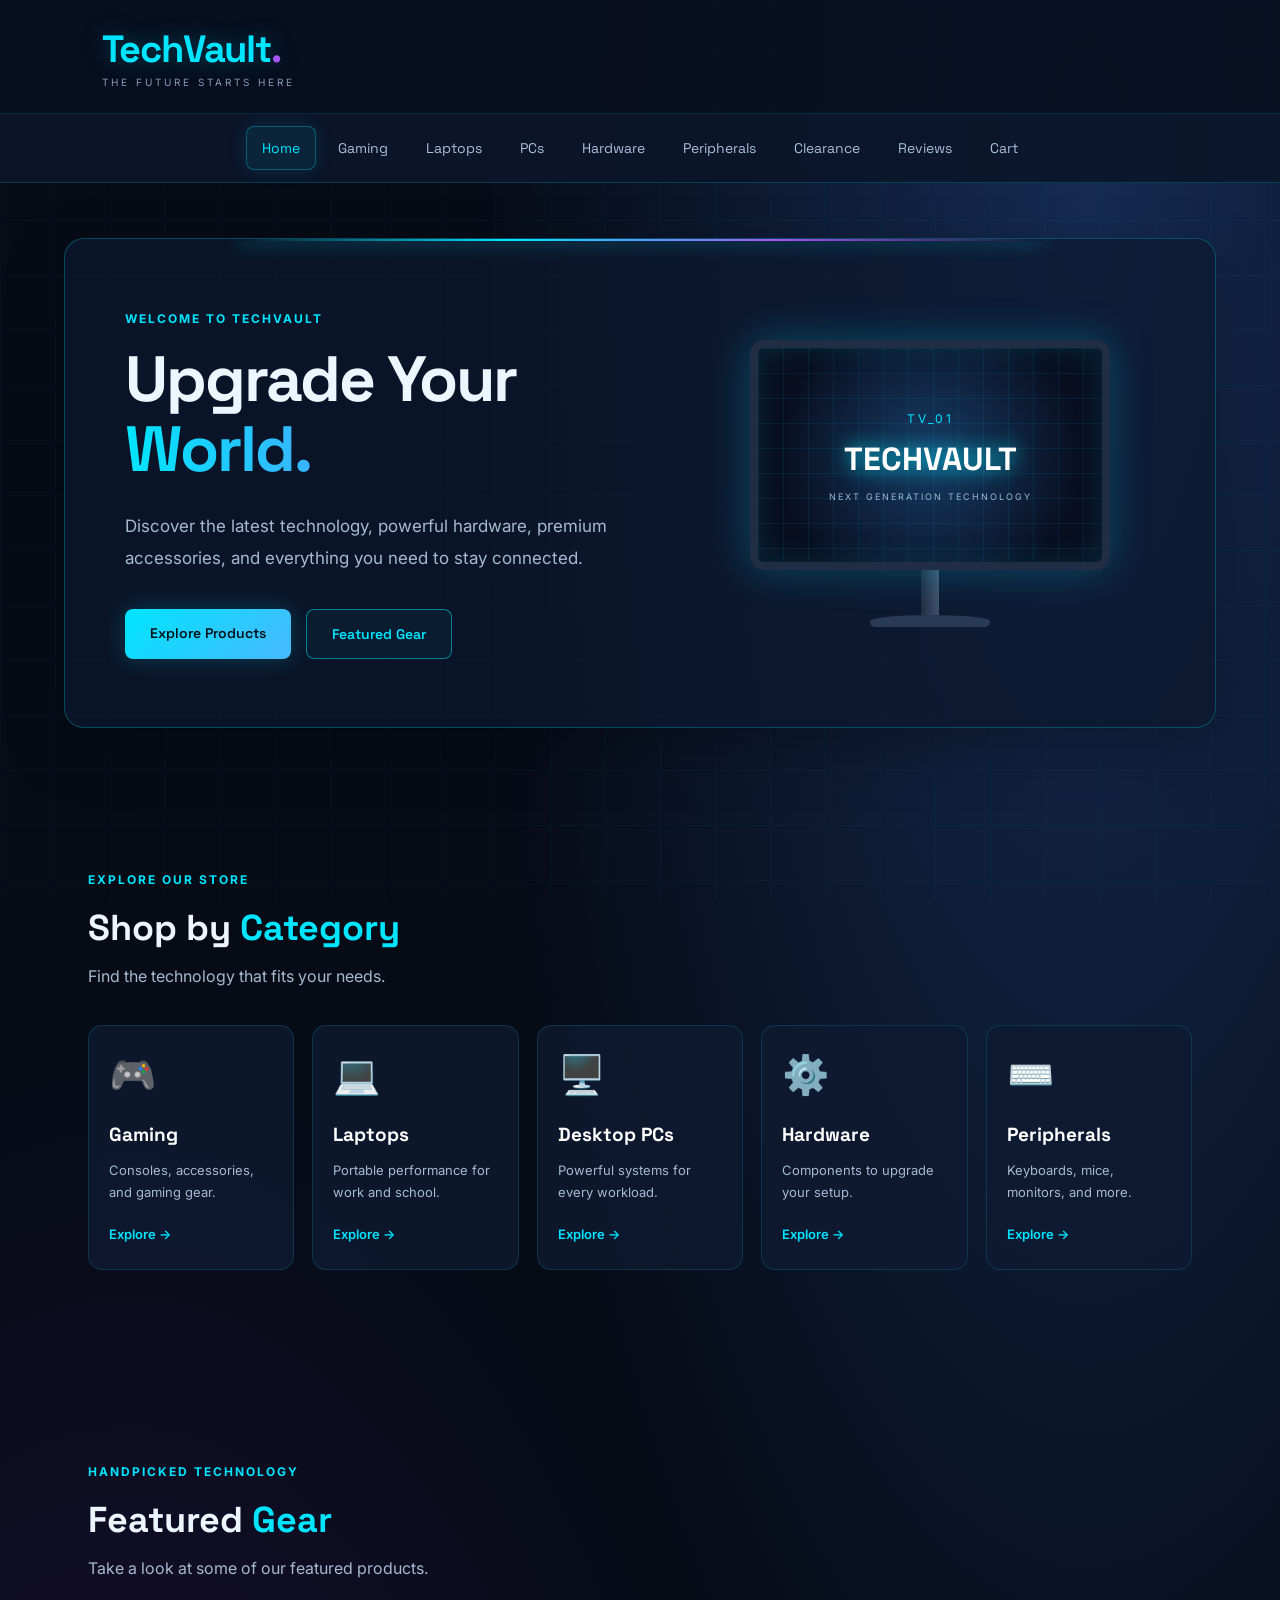
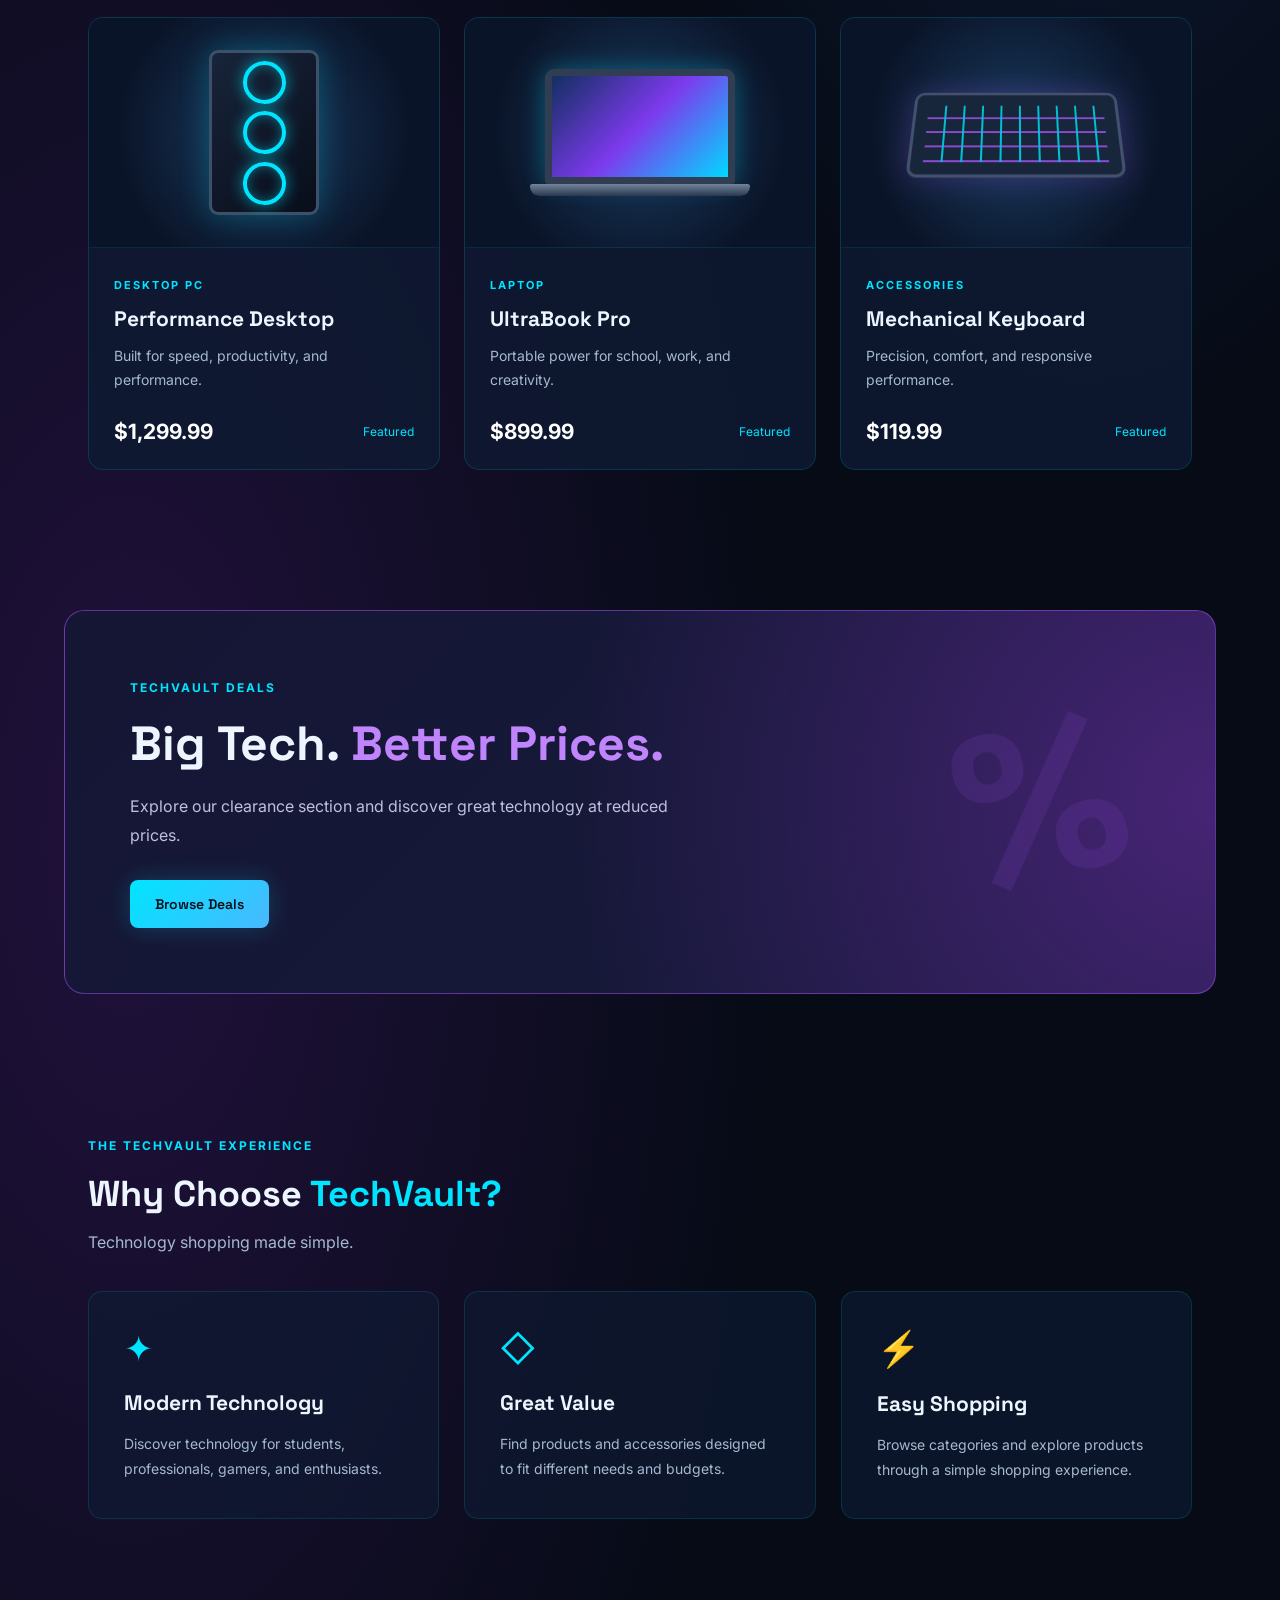
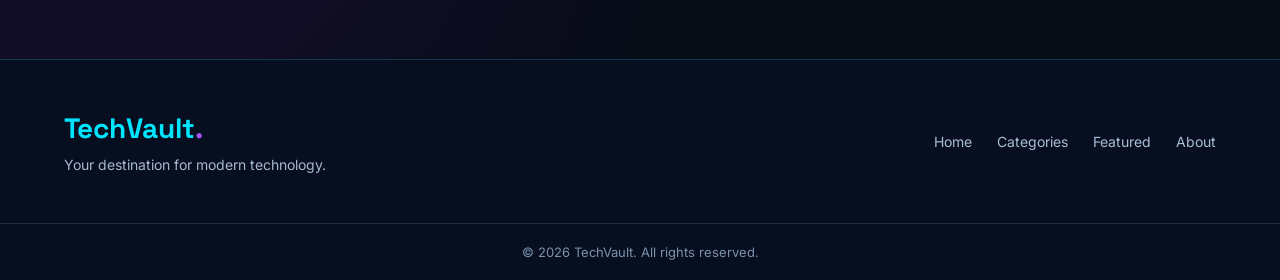
<file: index.html>
<!DOCTYPE html>
<html lang="en">
<head>
    <meta charset="UTF-8">
    <meta name="viewport" content="width=device-width, initial-scale=1.0">
    <title>TechVault | Future of Technology</title>

    <!-- Google Fonts -->
    <link rel="preconnect" href="https://fonts.googleapis.com">
    <link rel="preconnect" href="https://fonts.gstatic.com" crossorigin>
    <link href="https://fonts.googleapis.com/css2?family=Inter:wght@400;500;600;700&family=Space+Grotesk:wght@400;500;600;700&display=swap" rel="stylesheet">

    <!-- CSS -->
    <link rel="stylesheet" href="styles.css">
</head>
<!-- TechVault website -->
<body>

    <!-- Header -->
    <header>
        <div class="header-container">
            <h1>TechVault<span>.</span></h1>
            <p>THE FUTURE STARTS HERE</p>
        </div>
    </header>

    <!-- Navigation -->
    <nav>
        <ul>
            <li><a href="index.html" class="active">Home</a></li>
            <li><a href="gaming.html">Gaming</a></li>
            <li><a href="laptops.html">Laptops</a></li>
            <li><a href="pcs.html">PCs</a></li>
            <li><a href="hardware.html">Hardware</a></li>
            <li><a href="peripherals.html">Peripherals</a></li>
            <li><a href="clearance.html">Clearance</a></li>
            <li><a href="reviews.html">Reviews</a></li>
            <li><a href="cart.html">Cart</a></li>
        </ul>
    </nav>

    <main>

        <!-- Hero Section -->
        <section class="hero">
            <div class="hero-content">
                <span class="section-tag">WELCOME TO TECHVAULT</span>

                <h2>
                    Upgrade Your
                    <span>World.</span>
                </h2>

                <p>
                    Discover the latest technology, powerful
                    hardware, premium accessories, and everything
                    you need to stay connected.
                </p>

                <div class="hero-buttons">
                    <a href="#categories" class="btn-primary">
                        Explore Products
                    </a>

                    <a href="#featured" class="btn-secondary">
                        Featured Gear
                    </a>
                </div>
            </div>

            <div class="hero-visual">
                <div class="monitor">
                    <div class="monitor-screen">
                        <div class="screen-glow"></div>
                        <div class="screen-content">
                            <span>TV_01</span>
                            <h3>TECHVAULT</h3>
                            <p>NEXT GENERATION TECHNOLOGY</p>
                        </div>
                    </div>
                    <div class="monitor-stand"></div>
                    <div class="monitor-base"></div>
                </div>
            </div>
        </section>

        <!-- Categories -->
        <section id="categories" class="store-section">
            <div class="section-heading">
                <span class="section-tag">EXPLORE OUR STORE</span>
                <h2>Shop by <span>Category</span></h2>
                <p>Find the technology that fits your needs.</p>
            </div>

            <div class="category-grid">

                <a href="gaming.html" class="category-card">
                    <div class="category-icon">🎮</div>
                    <h3>Gaming</h3>
                    <p>Consoles, accessories, and gaming gear.</p>
                    <span>Explore →</span>
                </a>

                <a href="laptops.html" class="category-card">
                    <div class="category-icon">💻</div>
                    <h3>Laptops</h3>
                    <p>Portable performance for work and school.</p>
                    <span>Explore →</span>
                </a>

                <a href="pcs.html" class="category-card">
                    <div class="category-icon">🖥️</div>
                    <h3>Desktop PCs</h3>
                    <p>Powerful systems for every workload.</p>
                    <span>Explore →</span>
                </a>

                <a href="hardware.html" class="category-card">
                    <div class="category-icon">⚙️</div>
                    <h3>Hardware</h3>
                    <p>Components to upgrade your setup.</p>
                    <span>Explore →</span>
                </a>

                <a href="peripherals.html" class="category-card">
                    <div class="category-icon">⌨️</div>
                    <h3>Peripherals</h3>
                    <p>Keyboards, mice, monitors, and more.</p>
                    <span>Explore →</span>
                </a>

            </div>
        </section>

        <!-- Featured Products -->
        <section id="featured" class="store-section">
            <div class="section-heading">
                <span class="section-tag">HANDPICKED TECHNOLOGY</span>
                <h2>Featured <span>Gear</span></h2>
                <p>Take a look at some of our featured products.</p>
            </div>

            <div class="product-grid">

                <div class="product-card">
                    <div class="product-image">
                        <div class="pc-art">
                            <div class="pc-fan"></div>
                            <div class="pc-fan"></div>
                            <div class="pc-fan"></div>
                        </div>
                    </div>

                    <div class="product-info">
                        <span class="product-label">DESKTOP PC</span>
                        <h3>Performance Desktop</h3>
                        <p>Built for speed, productivity, and performance.</p>
                        <div class="product-bottom">
                            <strong>$1,299.99</strong>
                            <span>Featured</span>
                        </div>
                    </div>
                </div>

                <div class="product-card">
                    <div class="product-image">
                        <div class="laptop-art">
                            <div class="laptop-display"></div>
                            <div class="laptop-bottom"></div>
                        </div>
                    </div>

                    <div class="product-info">
                        <span class="product-label">LAPTOP</span>
                        <h3>UltraBook Pro</h3>
                        <p>Portable power for school, work, and creativity.</p>
                        <div class="product-bottom">
                            <strong>$899.99</strong>
                            <span>Featured</span>
                        </div>
                    </div>
                </div>

                <div class="product-card">
                    <div class="product-image">
                        <div class="keyboard-art">
                            <div class="keyboard-keys"></div>
                        </div>
                    </div>

                    <div class="product-info">
                        <span class="product-label">ACCESSORIES</span>
                        <h3>Mechanical Keyboard</h3>
                        <p>Precision, comfort, and responsive performance.</p>
                        <div class="product-bottom">
                            <strong>$119.99</strong>
                            <span>Featured</span>
                        </div>
                    </div>
                </div>

            </div>
        </section>

        <!-- Clearance -->
        <section id="clearance" class="clearance-banner">
            <div>
                <span class="section-tag">TECHVAULT DEALS</span>
                <h2>Big Tech. <span>Better Prices.</span></h2>
                <p>
                    Explore our clearance section and discover
                    great technology at reduced prices.
                </p>
                <a href="clearance.html" class="btn-primary">
                    Browse Deals
                </a>
            </div>

            <div class="clearance-decoration">%</div>
        </section>

        <!-- About -->
        <section id="about" class="store-section">
            <div class="section-heading">
                <span class="section-tag">THE TECHVAULT EXPERIENCE</span>
                <h2>Why Choose <span>TechVault?</span></h2>
                <p>Technology shopping made simple.</p>
            </div>

            <div class="benefits-grid">

                <div class="benefit-card">
                    <div class="benefit-icon">✦</div>
                    <h3>Modern Technology</h3>
                    <p>
                        Discover technology for students,
                        professionals, gamers, and enthusiasts.
                    </p>
                </div>

                <div class="benefit-card">
                    <div class="benefit-icon">◇</div>
                    <h3>Great Value</h3>
                    <p>
                        Find products and accessories designed
                        to fit different needs and budgets.
                    </p>
                </div>

                <div class="benefit-card">
                    <div class="benefit-icon">⚡</div>
                    <h3>Easy Shopping</h3>
                    <p>
                        Browse categories and explore products
                        through a simple shopping experience.
                    </p>
                </div>

            </div>
        </section>

    </main>

    <!-- Footer -->
    <footer>
        <div class="footer-content">
            <div>
                <h2>TechVault<span>.</span></h2>
                <p>Your destination for modern technology.</p>
            </div>

            <div class="footer-links">
                <a href="index.html">Home</a>
                <a href="#categories">Categories</a>
                <a href="#featured">Featured</a>
                <a href="#about">About</a>
            </div>
        </div>

        <div class="footer-bottom">
            <p>&copy; 2026 TechVault. All rights reserved.</p>
        </div>
    </footer>

</body>
</html>
</file>
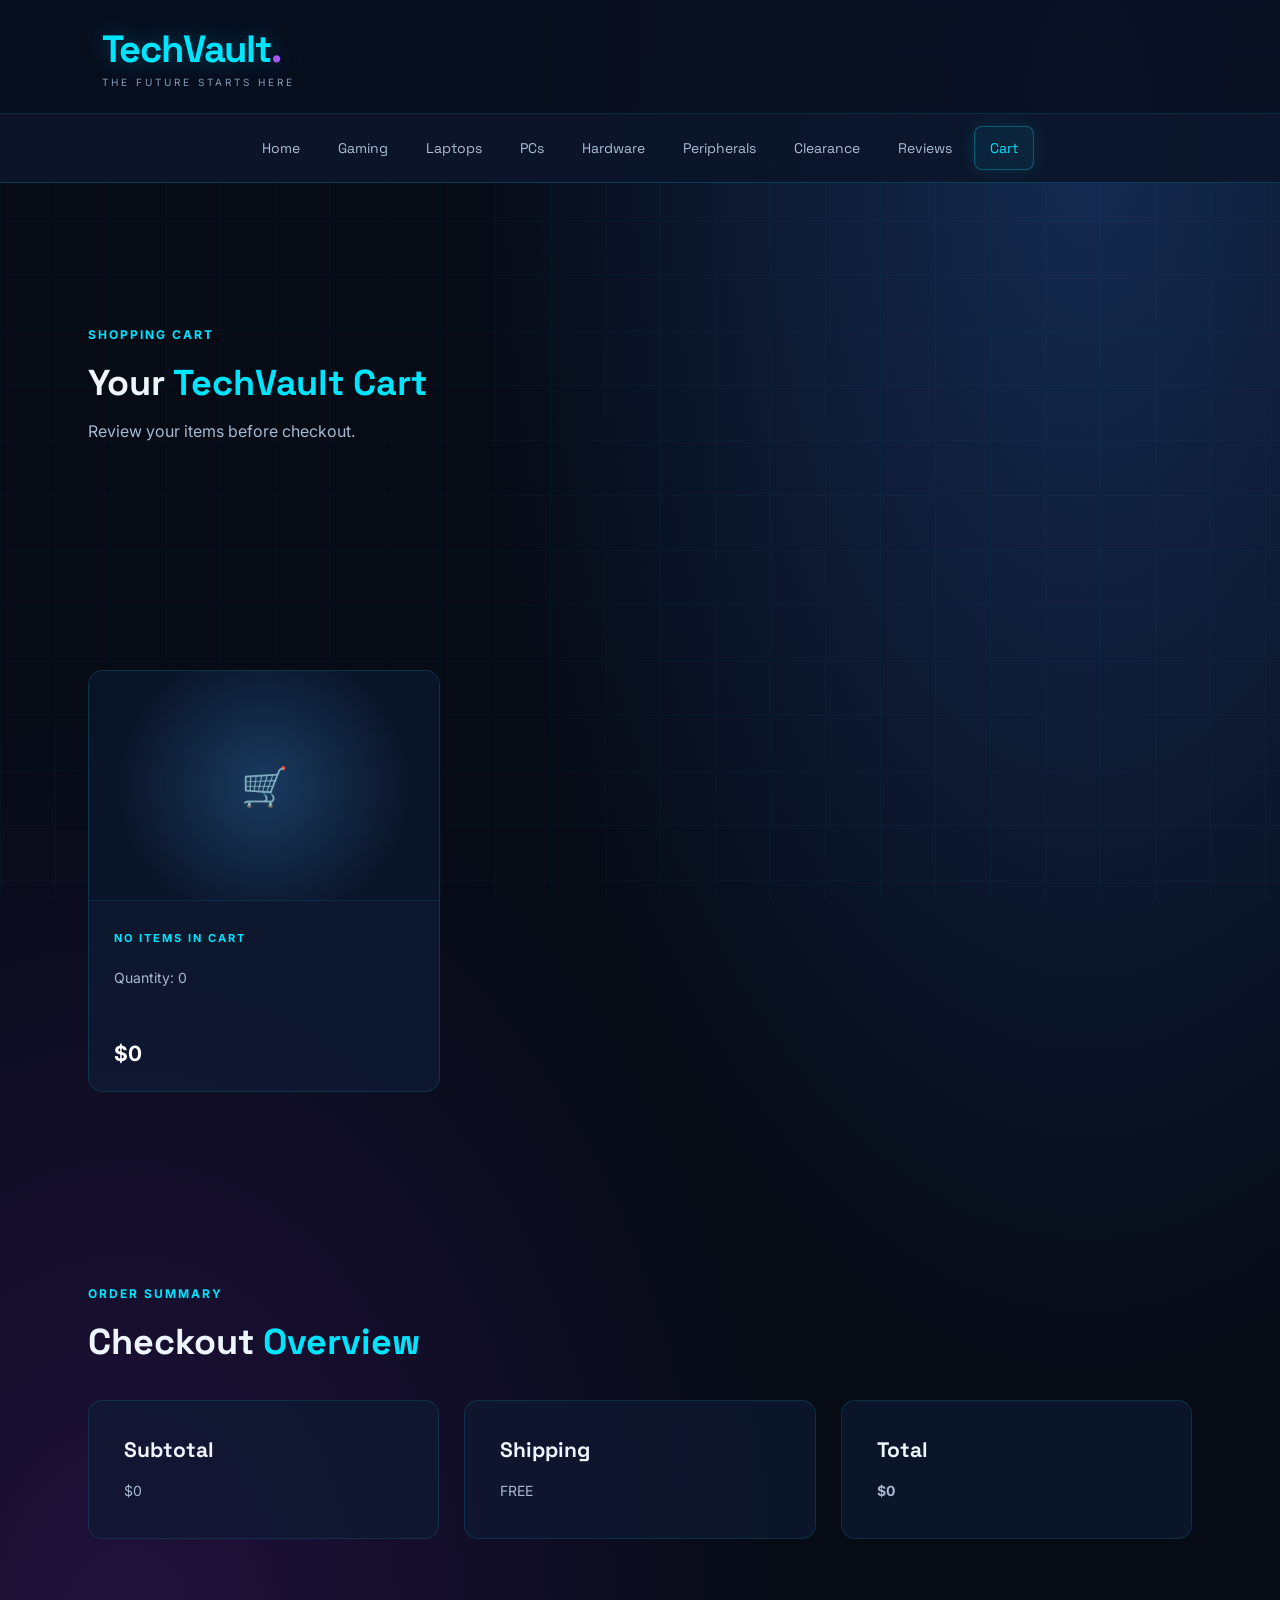
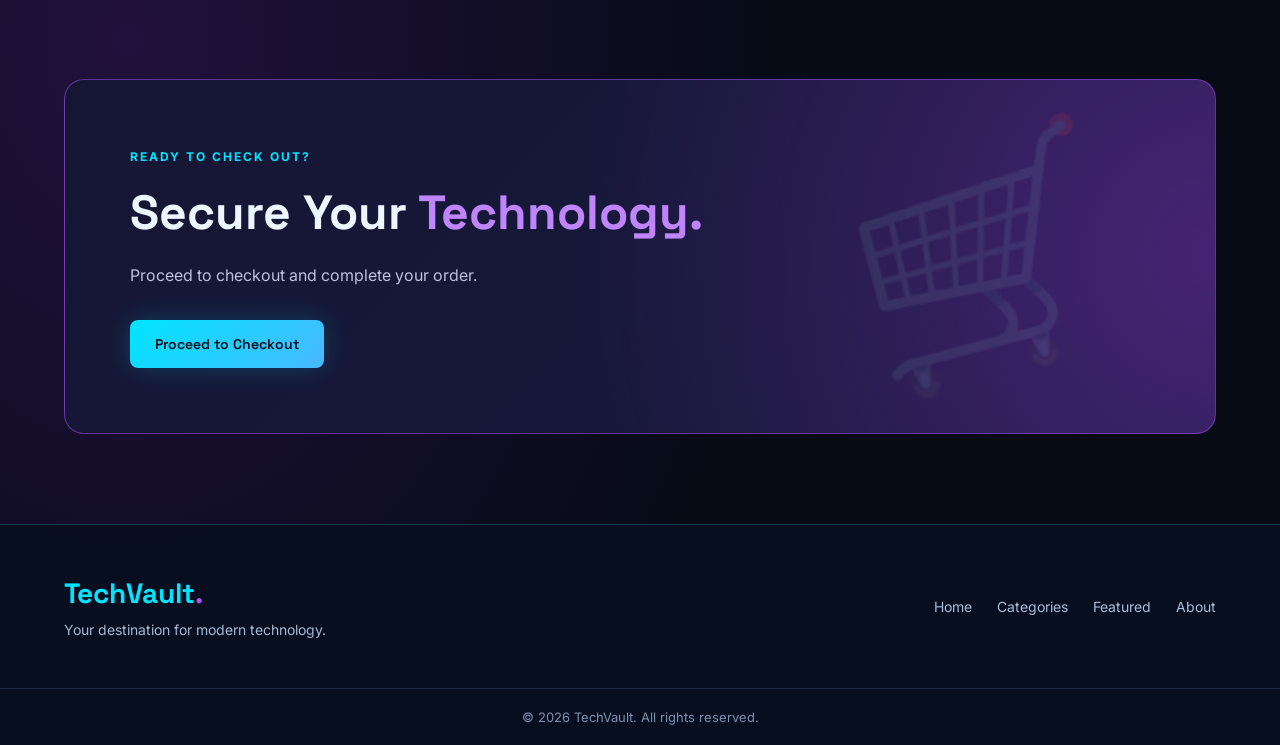
<file: cart.html>
<!DOCTYPE html>
<html lang="en">
<head>
    <meta charset="UTF-8">
    <meta name="viewport" content="width=device-width, initial-scale=1.0">
    <title>Shopping Cart | TechVault</title>

    <link rel="preconnect" href="https://fonts.googleapis.com">
    <link rel="preconnect" href="https://fonts.gstatic.com" crossorigin>
    <link href="https://fonts.googleapis.com/css2?family=Inter:wght@400;500;600;700&family=Space+Grotesk:wght@400;500;600;700&display=swap" rel="stylesheet">

    <link rel="stylesheet" href="styles.css">
</head>

<body>

<header>
    <div class="header-container">
        <h1>TechVault<span>.</span></h1>
        <p>THE FUTURE STARTS HERE</p>
    </div>
</header>

<nav>
    <ul>
        <li><a href="index.html">Home</a></li>
        <li><a href="gaming.html">Gaming</a></li>
        <li><a href="laptops.html">Laptops</a></li>
        <li><a href="pcs.html">PCs</a></li>
        <li><a href="hardware.html">Hardware</a></li>
        <li><a href="peripherals.html">Peripherals</a></li>
        <li><a href="clearance.html">Clearance</a></li>
        <li><a href="reviews.html">Reviews</a></li>
        <li><a href="cart.html" class="active">Cart</a></li>
    </ul>
</nav>

<main>

    <section class="store-section">
        <div class="section-heading">
            <span class="section-tag">SHOPPING CART</span>
            <h2>Your <span>TechVault Cart</span></h2>
            <p>Review your items before checkout.</p>
        </div>
    </section>

    <section class="store-section">

        <div class="product-grid">

            <div class="product-card">
                <div class="product-image">
                    <div class="category-icon">🛒</div>
                </div>

                <div class="product-info">
                    <span class="product-label">NO ITEMS IN CART</span>
                   
				   </br></br>
				   
                    <p>Quantity: 0</p>

                    <div class="product-bottom">
                        <strong>$0</strong>                       
                    </div>
                </div>
            </div>

        </div>

    </section>

    <section class="store-section">

        <div class="section-heading">
            <span class="section-tag">ORDER SUMMARY</span>
            <h2>Checkout <span>Overview</span></h2>
        </div>

        <div class="benefits-grid">

            <div class="benefit-card">
                <h3>Subtotal</h3>
                <p>$0</p>
            </div>

            <div class="benefit-card">
                <h3>Shipping</h3>
                <p>FREE</p>
            </div>

            <div class="benefit-card">
                <h3>Total</h3>
                <p><strong>$0</strong></p>
            </div>

        </div>

    </section>

    <section class="clearance-banner">

        <div>
            <span class="section-tag">READY TO CHECK OUT?</span>

            <h2>Secure Your <span>Technology.</span></h2>

            <p>
                Proceed to checkout and complete your order.
            </p>

            <a href="#" class="btn-primary">
                Proceed to Checkout
            </a>
        </div>

        <div class="clearance-decoration">🛒</div>

    </section>

</main>

<footer>
    <div class="footer-content">
        <div>
            <h2>TechVault<span>.</span></h2>
            <p>Your destination for modern technology.</p>
        </div>

        <div class="footer-links">
            <a href="index.html">Home</a>
            <a href="index.html#categories">Categories</a>
            <a href="index.html#featured">Featured</a>
            <a href="index.html#about">About</a>
        </div>
    </div>

    <div class="footer-bottom">
        <p>&copy; 2026 TechVault. All rights reserved.</p>
    </div>
</footer>

</body>
</html>
</file>
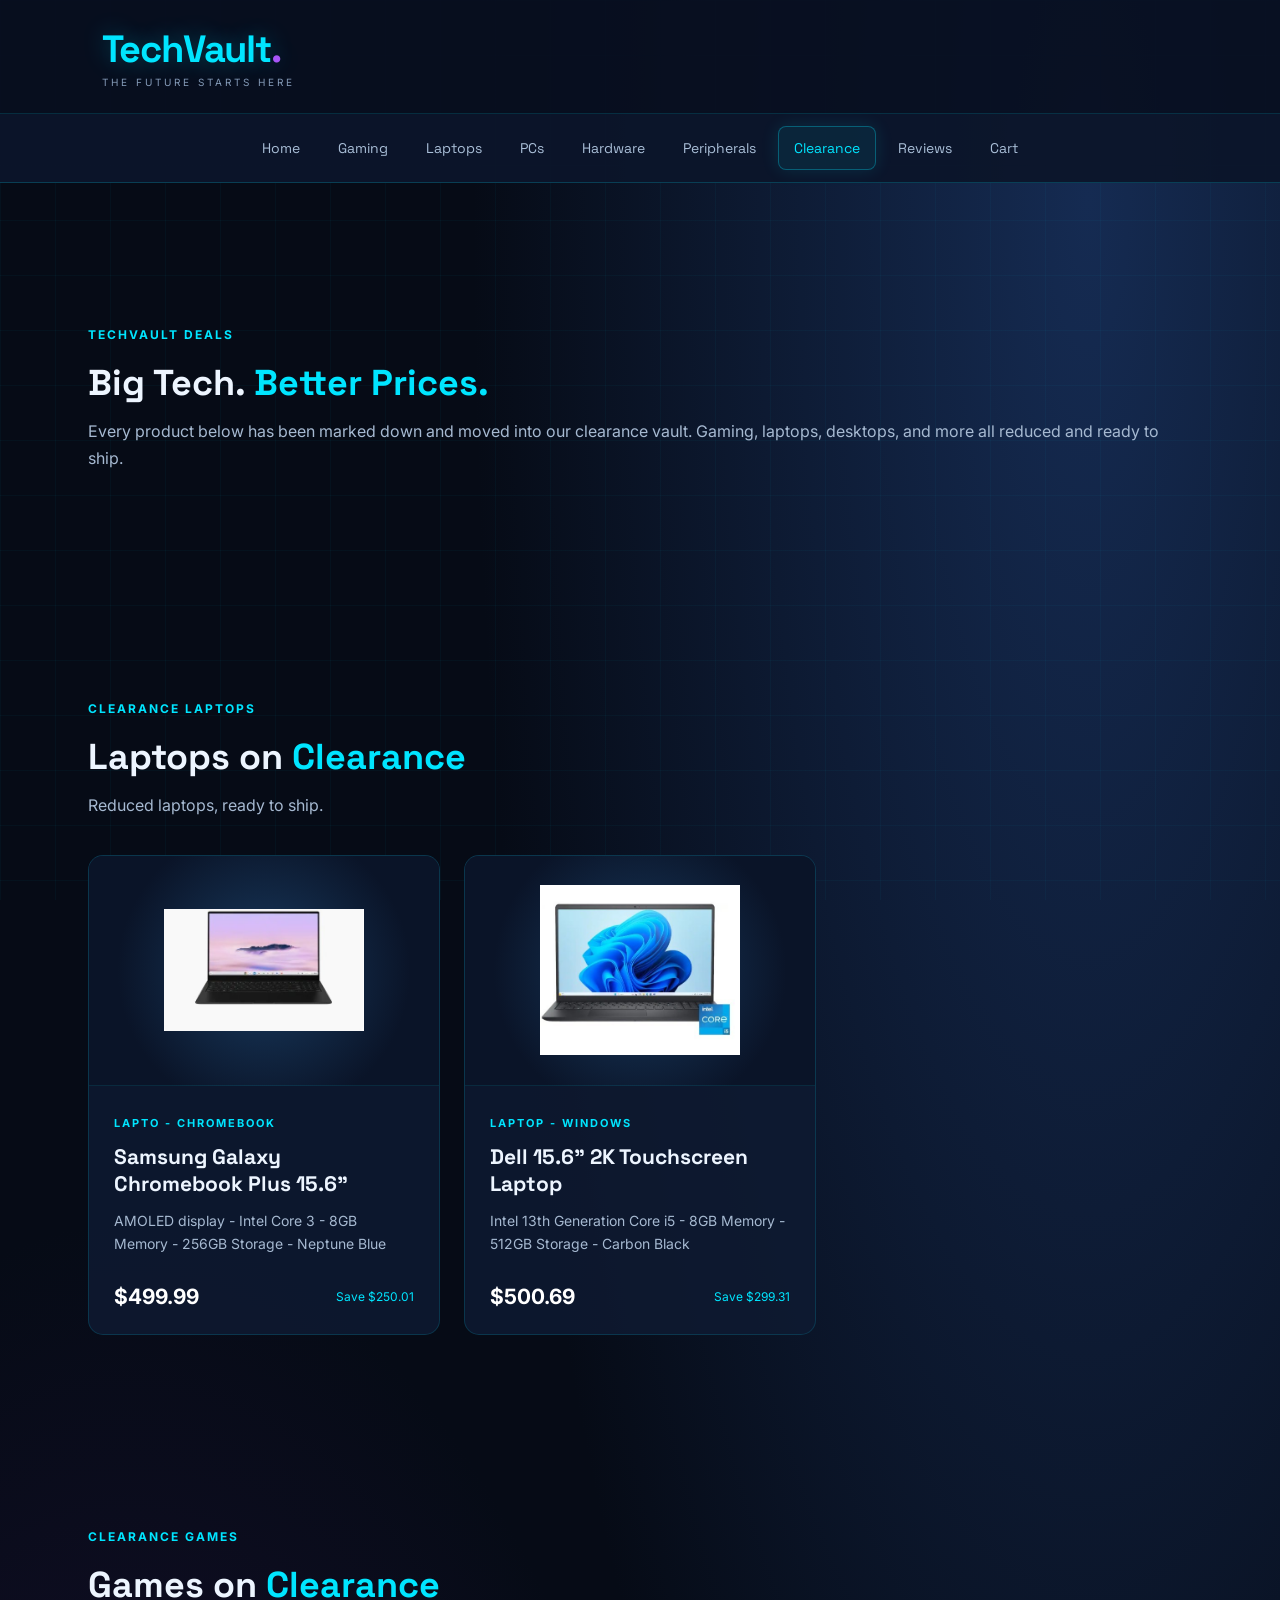
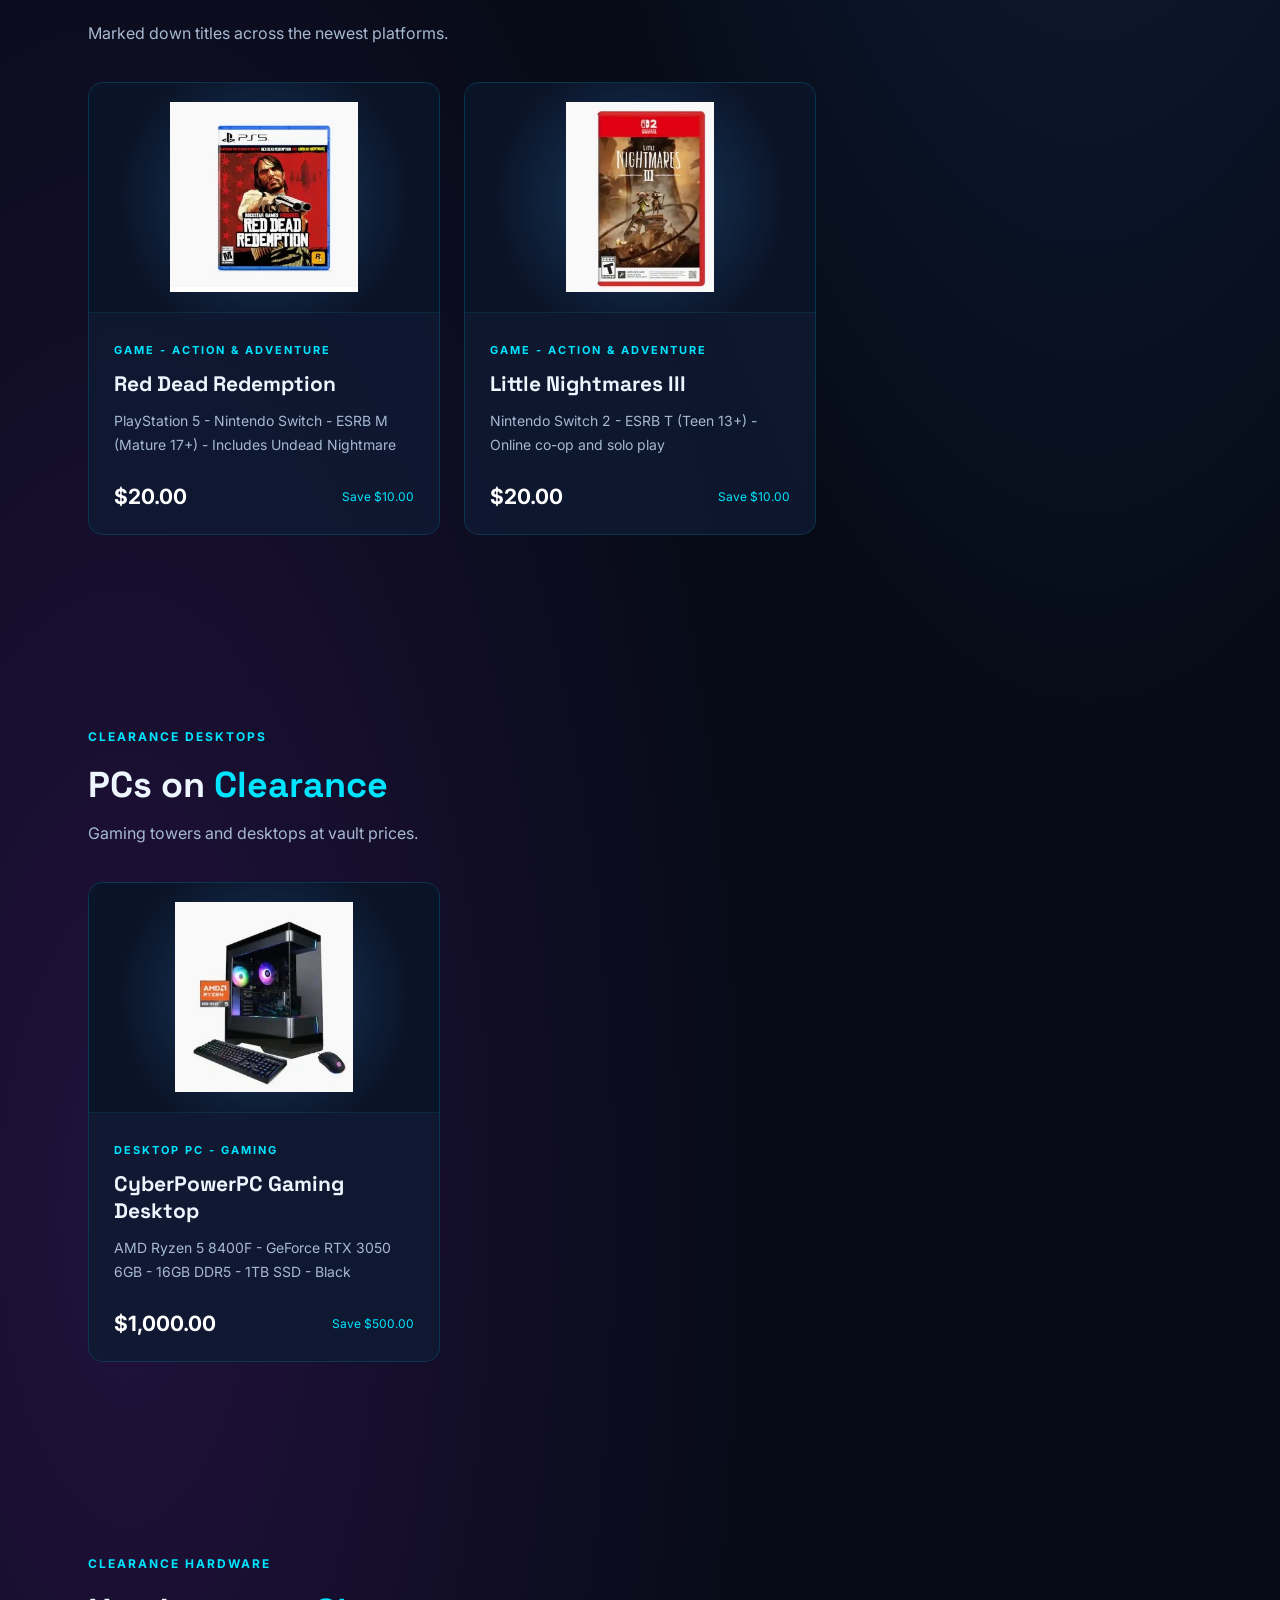
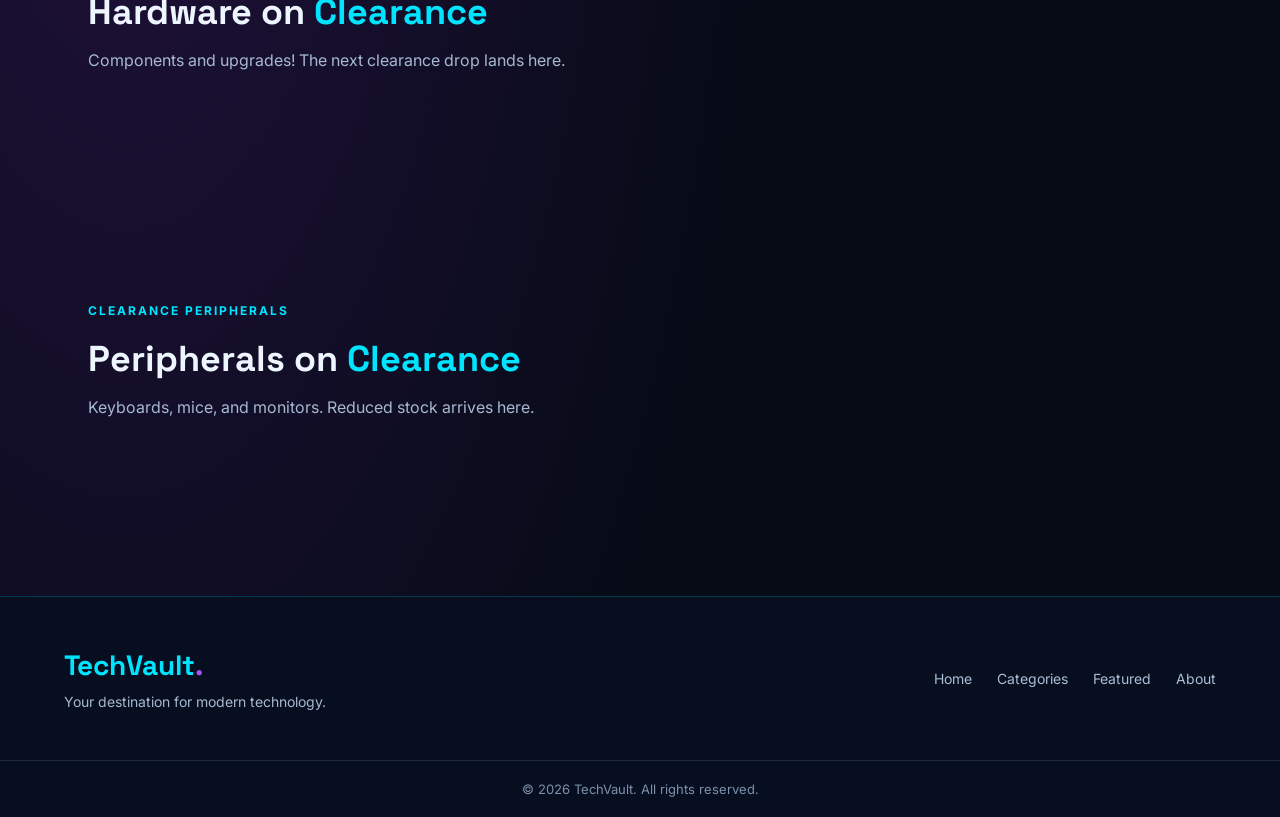
<file: clearance.html>
<!DOCTYPE html>
<html lang="en">
<head>
    <meta charset="UTF-8">
    <meta name="viewport" content="width=device-width, initial-scale=1.0">
    <title>Gaming | TechVault</title>

    <link rel="preconnect" href="https://fonts.googleapis.com">
    <link rel="preconnect" href="https://fonts.gstatic.com" crossorigin>
    <link href="https://fonts.googleapis.com/css2?family=Inter:wght@400;500;600;700&family=Space+Grotesk:wght@400;500;600;700&display=swap" rel="stylesheet">

    <link rel="stylesheet" href="styles.css">
</head>

<body>

    <header>
        <div class="header-container">
            <h1>TechVault<span>.</span></h1>
            <p>THE FUTURE STARTS HERE</p>
        </div>
    </header>

    <nav>
        <ul>
            <li><a href="index.html">Home</a></li>
            <li><a href="gaming.html">Gaming</a></li>
            <li><a href="laptops.html">Laptops</a></li>
            <li><a href="pcs.html">PCs</a></li>
            <li><a href="hardware.html">Hardware</a></li>
            <li><a href="peripherals.html">Peripherals</a></li>
            <li><a href="clearance.html" class="active">Clearance</a></li>
            <li><a href="reviews.html">Reviews</a></li>
            <li><a href="cart.html">Cart</a></li>
        </ul>
    </nav>

    <main>

        <section class="store-section">
            <div class="section-heading">
                <span class="section-tag">TECHVAULT DEALS</span>
                <h2>Big Tech. <span>Better Prices.</span></h2>
                <p>Every product below has been marked down and moved into our clearance vault. Gaming, laptops, desktops, and more all reduced and ready to ship.</p>
            </div>
        </section>

        <section id="laptops-on-clearance" class="store-section">
            <div class="section-heading">
                <span class="section-tag">CLEARANCE LAPTOPS</span>
                <h2>Laptops on <span>Clearance</span></h2>
                <p>Reduced laptops, ready to ship.</p>
            </div>

            <div class="product-grid">

                <div class="product-card">
                    <div class="product-image">
                        <div class="category-icon">
                            <img src="img/lap1.jpeg" alt="Samsung Galaxy Chromebook Plus 15.6 inch laptop in Neptune Blue">
                        </div>
                    </div>
                    <div class="product-info">
                        <span class="product-label">LAPTO - CHROMEBOOK</span>
                        <h3>Samsung Galaxy Chromebook Plus 15.6"</h3>
                        <p>AMOLED display - Intel Core 3 - 8GB Memory - 256GB Storage - Neptune Blue</p>
                        <div class="product-bottom">
                            <strong>$499.99</strong>
                            <span>Save $250.01</span>
                        </div>
                    </div>
                </div>

                <div class="product-card">
                    <div class="product-image">
                        <div class="category-icon">
                            <img src="img/lap2.jpeg" alt="Dell 15.6 inch 2K touchscreen laptop in carbon black">
                        </div>
                    </div>
                    <div class="product-info">
                        <span class="product-label">LAPTOP - WINDOWS</span>
                        <h3>Dell 15.6" 2K Touchscreen Laptop</h3>
                        <p>Intel 13th Generation Core i5 - 8GB Memory - 512GB Storage - Carbon Black</p>
                        <div class="product-bottom">
                            <strong>$500.69</strong>
                            <span>Save $299.31</span>
                        </div>
                    </div>
                </div>

            </div>
        </section>

        <section id="games-on-clearance" class="store-section">
            <div class="section-heading">
                <span class="section-tag">CLEARANCE GAMES</span>
                <h2>Games on <span>Clearance</span></h2>
                <p>Marked down titles across the newest platforms.</p>
            </div>

            <div class="product-grid">

                <div class="product-card">
                    <div class="product-image">
                        <div class="category-icon">
                            <img src="img/game1.jpeg" alt="Red Dead Redemption game box art for PlayStation 5">
                        </div>
                    </div>
                    <div class="product-info">
                        <span class="product-label">GAME - ACTION & ADVENTURE</span>
                        <h3>Red Dead Redemption</h3>
                        <p>PlayStation 5 - Nintendo Switch - ESRB M (Mature 17+) - Includes Undead Nightmare</p>
                        <div class="product-bottom">
                            <strong>$20.00</strong>
                            <span>Save $10.00</span>
                        </div>
                    </div>
                </div>

                <div class="product-card">
                    <div class="product-image">
                        <div class="category-icon">
                            <img src="img/game2.jpeg" alt="Little Nightmares III game box art for Nintendo Switch 2">
                        </div>
                    </div>
                    <div class="product-info">
                        <span class="product-label">GAME - ACTION & ADVENTURE</span>
                        <h3>Little Nightmares III</h3>
                        <p>Nintendo Switch 2 - ESRB T (Teen 13+) - Online co-op and solo play</p>
                        <div class="product-bottom">
                            <strong>$20.00</strong>
                            <span>Save $10.00</span>
                        </div>
                    </div>
                </div>

            </div>
        </section>

        <section id="pcs-on-clearance" class="store-section">
            <div class="section-heading">
                <span class="section-tag">CLEARANCE DESKTOPS</span>
                <h2>PCs on <span>Clearance</span></h2>
                <p>Gaming towers and desktops at vault prices.</p>
            </div>

            <div class="product-grid">

                <div class="product-card">
                    <div class="product-image">
                        <div class="category-icon">
                            <img src="img/pc1.jpeg" alt="CyberPowerPC gaming desktop tower in black">
                        </div>
                    </div>
                    <div class="product-info">
                        <span class="product-label">DESKTOP PC - GAMING</span>
                        <h3>CyberPowerPC Gaming Desktop</h3>
                        <p>AMD Ryzen 5 8400F - GeForce RTX 3050 6GB - 16GB DDR5 - 1TB SSD - Black</p>
                        <div class="product-bottom">
                            <strong>$1,000.00</strong>
                            <span>Save $500.00</span>
                        </div>
                    </div>
                </div>

            </div>
        </section>

        <section id="hardware-on-clearance" class="store-section">
            <div class="section-heading">
                <span class="section-tag">CLEARANCE HARDWARE</span>
                <h2>Hardware on <span>Clearance</span></h2>
                <p>Components and upgrades! The next clearance drop lands here.</p>
            </div>
        </section>

        <section id="peripherals-on-clearance" class="store-section">
            <div class="section-heading">
                <span class="section-tag">CLEARANCE PERIPHERALS</span>
                <h2>Peripherals on <span>Clearance</span></h2>
                <p>Keyboards, mice, and monitors. Reduced stock arrives here.</p>
            </div>
        </section>

    </main>

    <footer>
        <div class="footer-content">
            <div>
                <h2>TechVault<span>.</span></h2>
                <p>Your destination for modern technology.</p>
            </div>

            <div class="footer-links">
                <a href="index.html">Home</a>
                <a href="index.html#categories">Categories</a>
                <a href="index.html#featured">Featured</a>
                <a href="index.html#about">About</a>
            </div>
        </div>

        <div class="footer-bottom">
            <p>&copy; 2026 TechVault. All rights reserved.</p>
        </div>
    </footer>

</body>
</html>
</file>
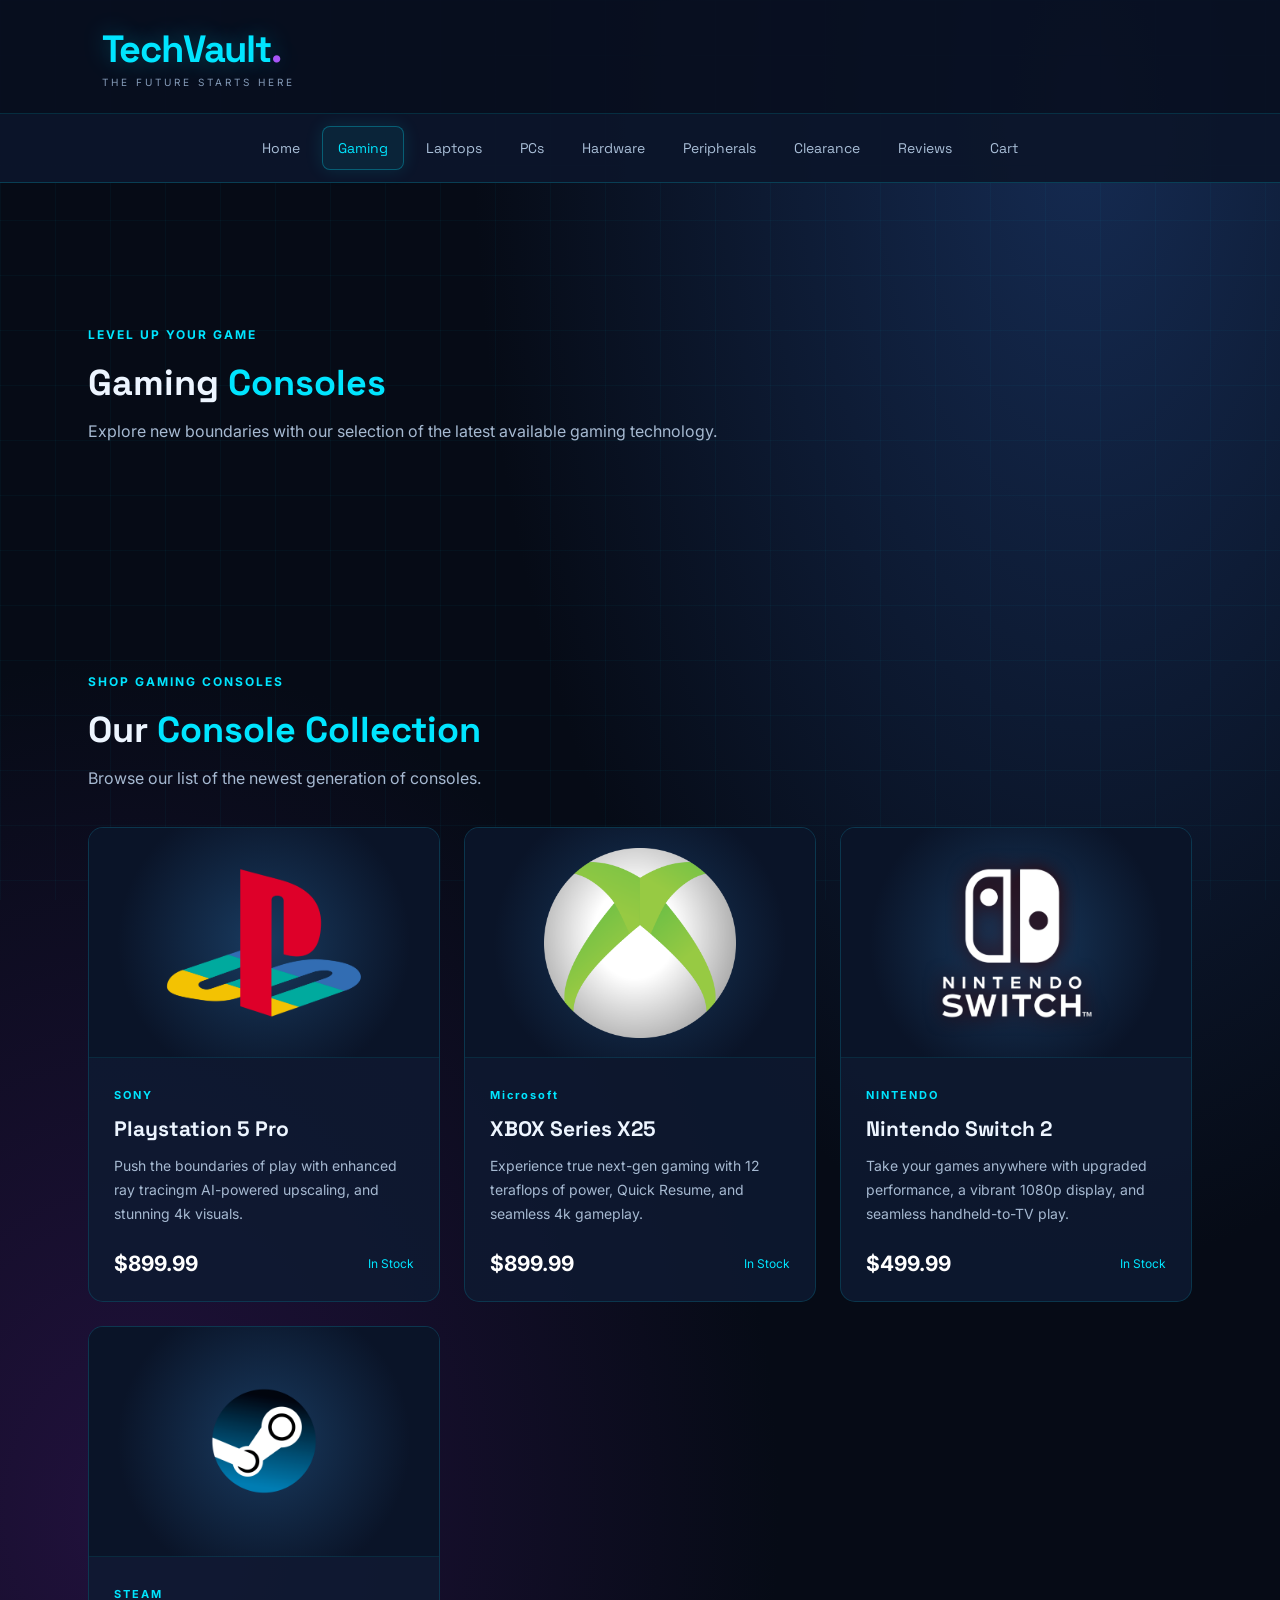
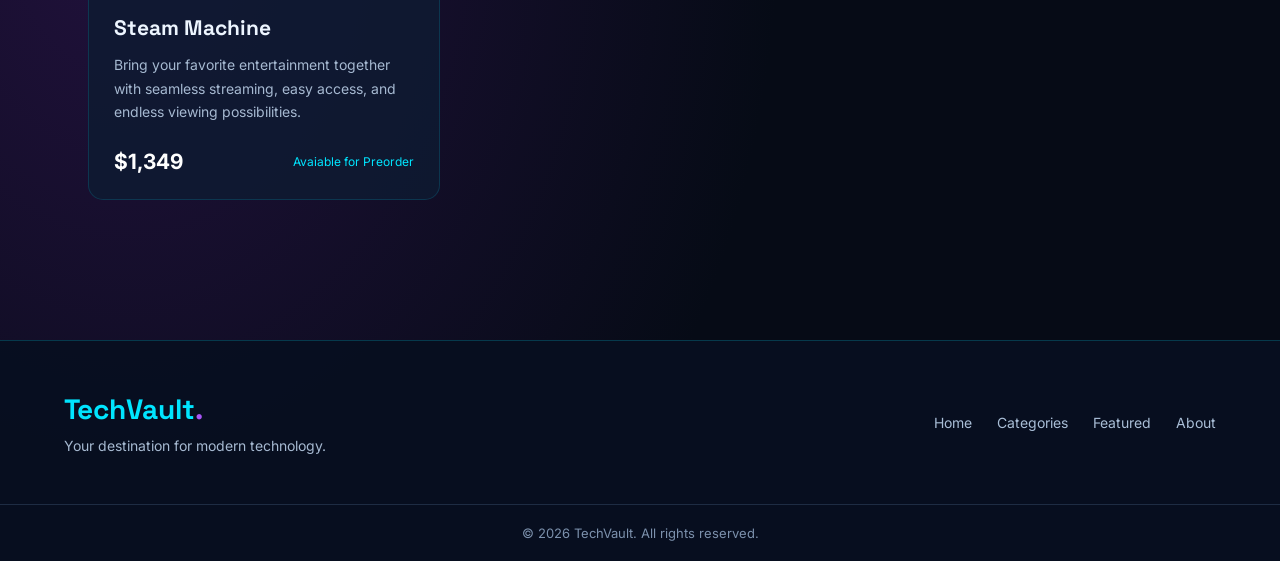
<file: gaming.html>
<!DOCTYPE html>
<html lang="en">
<head>
    <meta charset="UTF-8">
    <meta name="viewport" content="width=device-width, initial-scale=1.0">
    <title>Gaming | TechVault</title>

    <link rel="preconnect" href="https://fonts.googleapis.com">
    <link rel="preconnect" href="https://fonts.gstatic.com" crossorigin>
    <link href="https://fonts.googleapis.com/css2?family=Inter:wght@400;500;600;700&family=Space+Grotesk:wght@400;500;600;700&display=swap" rel="stylesheet">

    <link rel="stylesheet" href="styles.css">
</head>

<body>

    <header>
        <div class="header-container">
            <h1>TechVault<span>.</span></h1>
            <p>THE FUTURE STARTS HERE</p>
        </div>
    </header>

    <nav>
        <ul>
            <li><a href="index.html">Home</a></li>
            <li><a href="gaming.html" class="active">Gaming</a></li>
            <li><a href="laptops.html">Laptops</a></li>
            <li><a href="pcs.html">PCs</a></li>
            <li><a href="hardware.html">Hardware</a></li>
            <li><a href="peripherals.html">Peripherals</a></li>
            <li><a href="clearance.html">Clearance</a></li>
            <li><a href="reviews.html">Reviews</a></li>
            <li><a href="cart.html">Cart</a></li>
        </ul>
    </nav>

    <main>

        <section class="store-section">
            <div class="section-heading">
                <span class="section-tag">LEVEL UP YOUR GAME</span>
                <h2>Gaming <span>Consoles</span></h2>
                <p>Explore new boundaries with our selection of the latest available gaming technology.</p>
            </div>
        </section>

        <section class="store-section">
            <div class="section-heading">
                <span class="section-tag">SHOP GAMING CONSOLES</span>
                <h2>Our <span>Console Collection</span></h2>
                <p>Browse our list of the newest generation of consoles.</p>
            </div>

            <div class="product-grid">

                <div class="product-card">
                    <div class="product-image">
                        <div class="category-icon">
						<img src="img/playstation.png" alt="playstation">
						</div>
                    </div>
                    <div class="product-info">
                        <span class="product-label">SONY</span>
                        <h3>Playstation 5 Pro</h3>
                        <p>Push the boundaries of play with enhanced ray tracingm AI-powered upscaling, and stunning 4k visuals.</p>
                        <div class="product-bottom">
                            <strong>$899.99</strong>
                            <span>In Stock</span>
                        </div>
                    </div>
                </div>

                <div class="product-card">
                    <div class="product-image">
                        <div class="category-icon">
						<img src="img/xbox.png" alt="xbox">
						</div>
                    </div>
                    <div class="product-info">
                        <span class="product-label">Microsoft</span>
                        <h3>XBOX Series X25</h3>
                        <p>Experience true next-gen gaming with 12 teraflops of power, Quick Resume, and seamless 4k gameplay.</p>
                        <div class="product-bottom">
                            <strong>$899.99</strong>
                            <span>In Stock</span>
                        </div>
                    </div>
                </div>

                <div class="product-card">
                    <div class="product-image">
                        <div class="category-icon">
						<img src="img/nintendo.png" alt="nintendo switch">
						</div>
                    </div>
                    <div class="product-info">
                        <span class="product-label">NINTENDO</span>
                        <h3>Nintendo Switch 2</h3>
                        <p>Take your games anywhere with upgraded performance, a vibrant 1080p display, and seamless handheld-to-TV play.</p>
                        <div class="product-bottom">
                            <strong>$499.99</strong>
                            <span>In Stock</span>
                        </div>
                    </div>
                </div>
				
				<div class="product-card">
                    <div class="product-image">
                        <div class="category-icon">
						<img src="img/steam.png" alt="steam">
						</div>
                    </div>
                    <div class="product-info">
                        <span class="product-label">STEAM</span>
                        <h3>Steam Machine</h3>
                        <p>Bring your favorite entertainment together with seamless streaming, easy access, and endless viewing possibilities.</p>
                        <div class="product-bottom">
                            <strong>$1,349</strong>
                            <span>Avaiable for Preorder</span>
                        </div>
                    </div>
                </div>

            </div>
        </section>

    </main>

    <footer>
        <div class="footer-content">
            <div>
                <h2>TechVault<span>.</span></h2>
                <p>Your destination for modern technology.</p>
            </div>

            <div class="footer-links">
                <a href="index.html">Home</a>
                <a href="index.html#categories">Categories</a>
                <a href="index.html#featured">Featured</a>
                <a href="index.html#about">About</a>
            </div>
        </div>

        <div class="footer-bottom">
            <p>&copy; 2026 TechVault. All rights reserved.</p>
        </div>
    </footer>

</body>
</html>
</file>
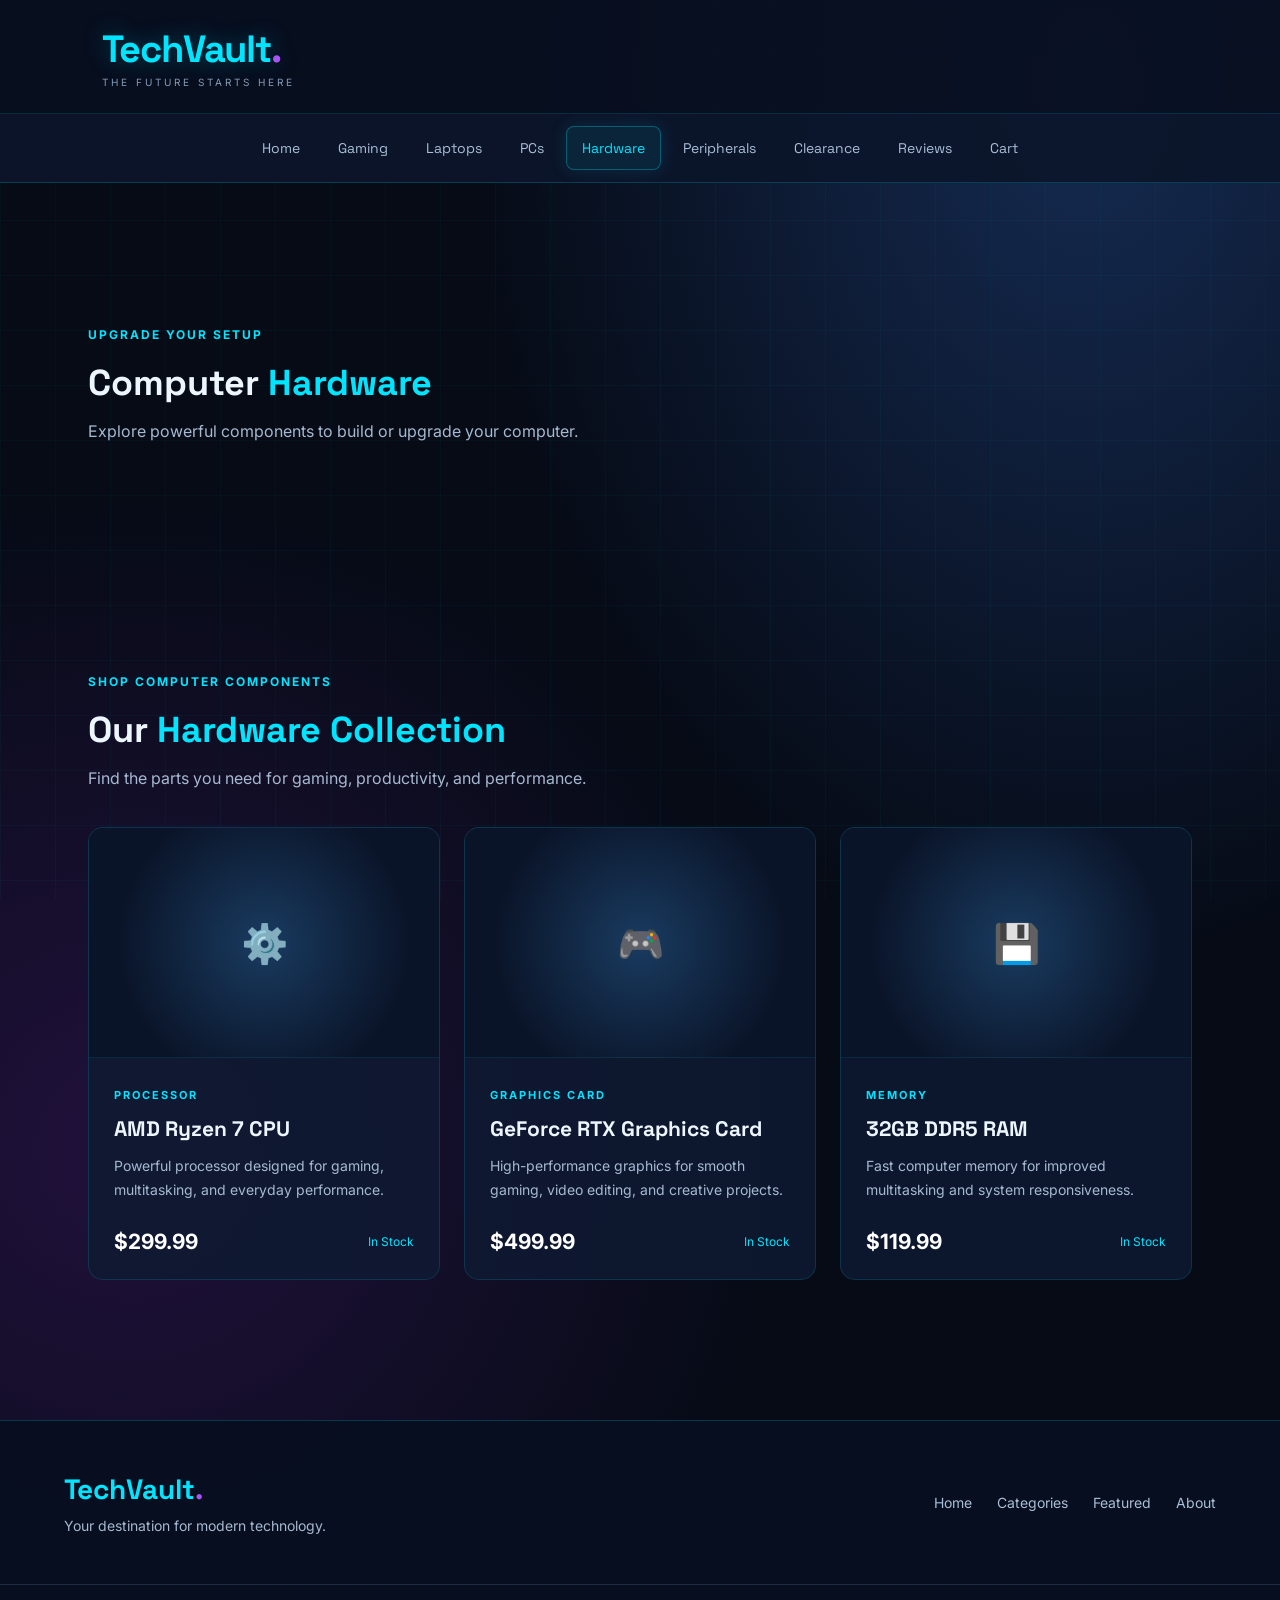
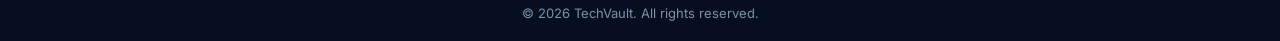
<file: hardware.html>
<!DOCTYPE html>
<html lang="en">
<head>
    <meta charset="UTF-8">
    <meta name="viewport" content="width=device-width, initial-scale=1.0">
    <title>Hardware | TechVault</title>

    <link rel="preconnect" href="https://fonts.googleapis.com">
    <link rel="preconnect" href="https://fonts.gstatic.com" crossorigin>
    <link href="https://fonts.googleapis.com/css2?family=Inter:wght@400;500;600;700&family=Space+Grotesk:wght@400;500;600;700&display=swap" rel="stylesheet">

    <link rel="stylesheet" href="styles.css">
</head>

<body>

    <header>
        <div class="header-container">
            <h1>TechVault<span>.</span></h1>
            <p>THE FUTURE STARTS HERE</p>
        </div>
    </header>

    <nav>
        <ul>
            <li><a href="index.html">Home</a></li>
            <li><a href="gaming.html">Gaming</a></li>
            <li><a href="laptops.html">Laptops</a></li>
            <li><a href="pcs.html">PCs</a></li>
            <li><a href="hardware.html" class="active">Hardware</a></li>
            <li><a href="peripherals.html">Peripherals</a></li>
            <li><a href="clearance.html">Clearance</a></li>
            <li><a href="reviews.html">Reviews</a></li>
            <li><a href="cart.html">Cart</a></li>
        </ul>
    </nav>

    <main>

        <section class="store-section">
            <div class="section-heading">
                <span class="section-tag">UPGRADE YOUR SETUP</span>
                <h2>Computer <span>Hardware</span></h2>
                <p>Explore powerful components to build or upgrade your computer.</p>
            </div>
        </section>

        <section class="store-section">
            <div class="section-heading">
                <span class="section-tag">SHOP COMPUTER COMPONENTS</span>
                <h2>Our <span>Hardware Collection</span></h2>
                <p>Find the parts you need for gaming, productivity, and performance.</p>
            </div>

            <div class="product-grid">

                <div class="product-card">
                    <div class="product-image">
                        <div class="category-icon">⚙️</div>
                    </div>
                    <div class="product-info">
                        <span class="product-label">PROCESSOR</span>
                        <h3>AMD Ryzen 7 CPU</h3>
                        <p>Powerful processor designed for gaming, multitasking, and everyday performance.</p>
                        <div class="product-bottom">
                            <strong>$299.99</strong>
                            <span>In Stock</span>
                        </div>
                    </div>
                </div>

                <div class="product-card">
                    <div class="product-image">
                        <div class="category-icon">🎮</div>
                    </div>
                    <div class="product-info">
                        <span class="product-label">GRAPHICS CARD</span>
                        <h3>GeForce RTX Graphics Card</h3>
                        <p>High-performance graphics for smooth gaming, video editing, and creative projects.</p>
                        <div class="product-bottom">
                            <strong>$499.99</strong>
                            <span>In Stock</span>
                        </div>
                    </div>
                </div>

                <div class="product-card">
                    <div class="product-image">
                        <div class="category-icon">💾</div>
                    </div>
                    <div class="product-info">
                        <span class="product-label">MEMORY</span>
                        <h3>32GB DDR5 RAM</h3>
                        <p>Fast computer memory for improved multitasking and system responsiveness.</p>
                        <div class="product-bottom">
                            <strong>$119.99</strong>
                            <span>In Stock</span>
                        </div>
                    </div>
                </div>

            </div>
        </section>

    </main>

    <footer>
        <div class="footer-content">
            <div>
                <h2>TechVault<span>.</span></h2>
                <p>Your destination for modern technology.</p>
            </div>

            <div class="footer-links">
                <a href="index.html">Home</a>
                <a href="index.html#categories">Categories</a>
                <a href="index.html#featured">Featured</a>
                <a href="index.html#about">About</a>
            </div>
        </div>

        <div class="footer-bottom">
            <p>&copy; 2026 TechVault. All rights reserved.</p>
        </div>
    </footer>

</body>
</html>
</file>
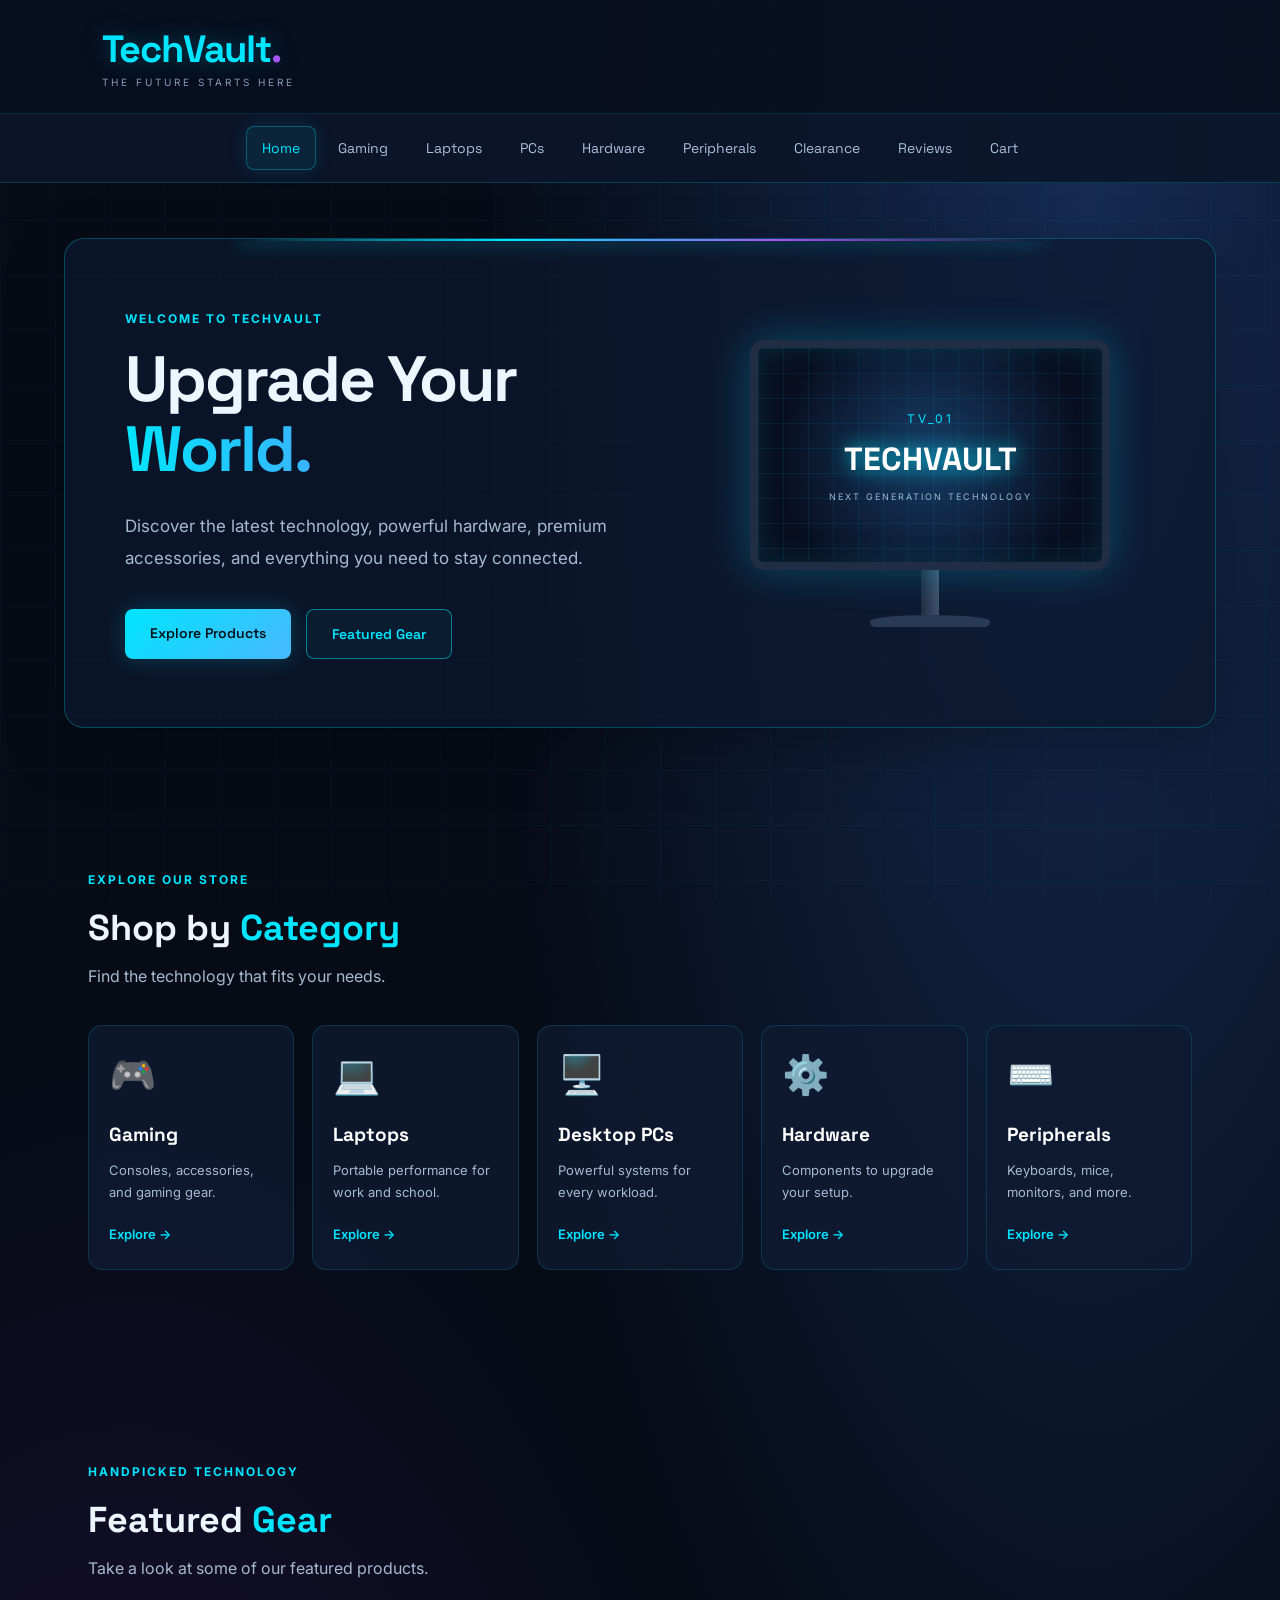
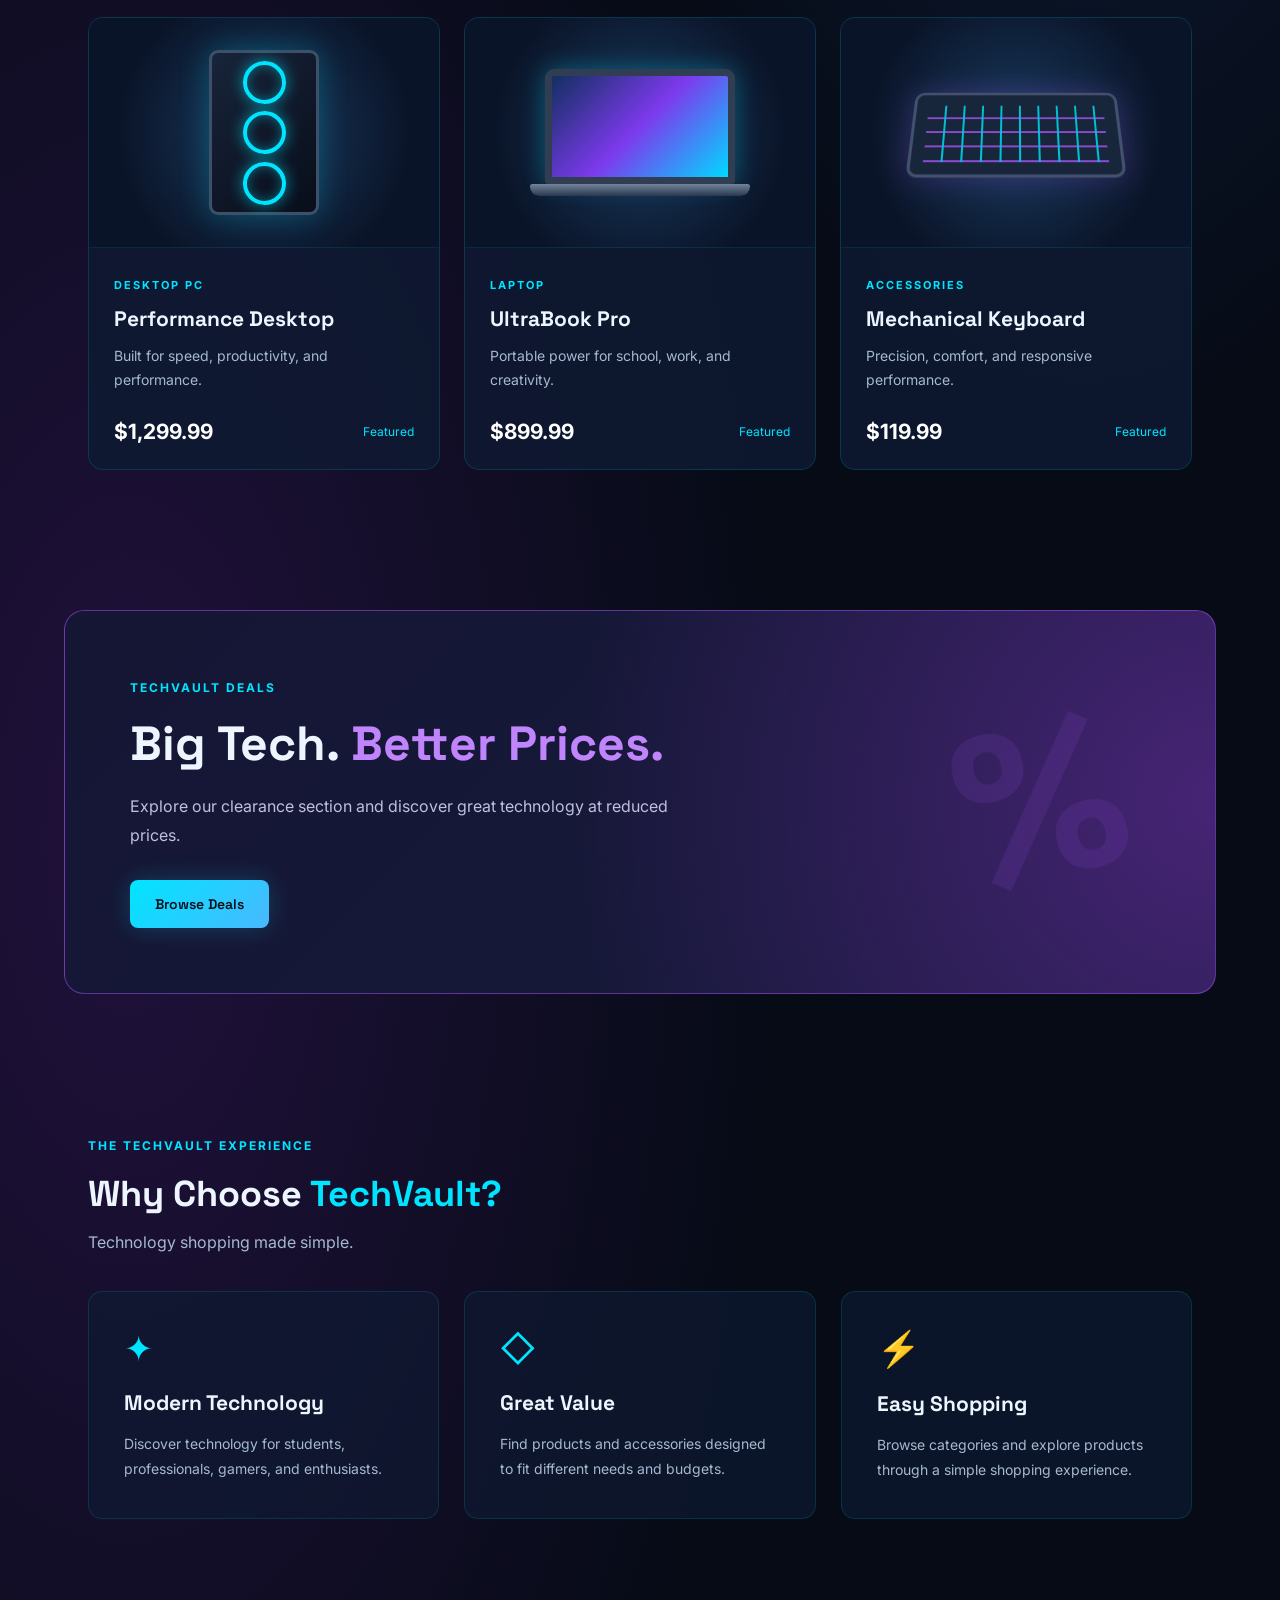
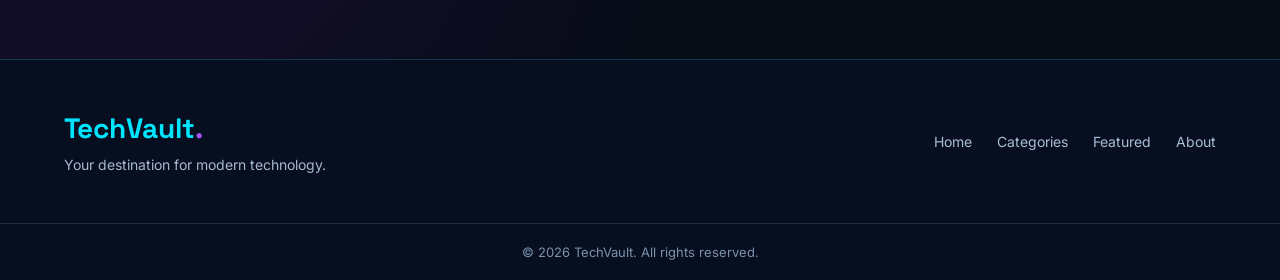
<file: index (2).html>
<!DOCTYPE html>
<html lang="en">
<head>
    <meta charset="UTF-8">
    <meta name="viewport" content="width=device-width, initial-scale=1.0">
    <title>TechVault | Future of Technology</title>

    <!-- Google Fonts -->
    <link rel="preconnect" href="https://fonts.googleapis.com">
    <link rel="preconnect" href="https://fonts.gstatic.com" crossorigin>
    <link href="https://fonts.googleapis.com/css2?family=Inter:wght@400;500;600;700&family=Space+Grotesk:wght@400;500;600;700&display=swap" rel="stylesheet">

    <!-- CSS -->
    <link rel="stylesheet" href="styles.css">
</head>

<body>

    <!-- Header -->
    <header>
        <div class="header-container">
            <h1>TechVault<span>.</span></h1>
            <p>THE FUTURE STARTS HERE</p>
        </div>
    </header>

    <!-- Navigation -->
    <nav>
        <ul>
            <li><a href="index.html" class="active">Home</a></li>
            <li><a href="#categories">Gaming</a></li>
            <li><a href="#categories">Laptops</a></li>
            <li><a href="#categories">PCs</a></li>
            <li><a href="#categories">Hardware</a></li>
            <li><a href="#categories">Peripherals</a></li>
            <li><a href="#clearance">Clearance</a></li>
            <li><a href="#about">Reviews</a></li>
            <li><a href="#featured">Cart</a></li>
        </ul>
    </nav>

    <main>

        <!-- Hero Section -->
        <section class="hero">
            <div class="hero-content">
                <span class="section-tag">WELCOME TO TECHVAULT</span>

                <h2>
                    Upgrade Your
                    <span>World.</span>
                </h2>

                <p>
                    Discover the latest technology, powerful
                    hardware, premium accessories, and everything
                    you need to stay connected.
                </p>

                <div class="hero-buttons">
                    <a href="#categories" class="btn-primary">
                        Explore Products
                    </a>

                    <a href="#featured" class="btn-secondary">
                        Featured Gear
                    </a>
                </div>
            </div>

            <div class="hero-visual">
                <div class="monitor">
                    <div class="monitor-screen">
                        <div class="screen-glow"></div>
                        <div class="screen-content">
                            <span>TV_01</span>
                            <h3>TECHVAULT</h3>
                            <p>NEXT GENERATION TECHNOLOGY</p>
                        </div>
                    </div>
                    <div class="monitor-stand"></div>
                    <div class="monitor-base"></div>
                </div>
            </div>
        </section>

        <!-- Categories -->
        <section id="categories" class="store-section">
            <div class="section-heading">
                <span class="section-tag">EXPLORE OUR STORE</span>
                <h2>Shop by <span>Category</span></h2>
                <p>Find the technology that fits your needs.</p>
            </div>

            <div class="category-grid">

                <a href="#featured" class="category-card">
                    <div class="category-icon">🎮</div>
                    <h3>Gaming</h3>
                    <p>Consoles, accessories, and gaming gear.</p>
                    <span>Explore →</span>
                </a>

                <a href="#featured" class="category-card">
                    <div class="category-icon">💻</div>
                    <h3>Laptops</h3>
                    <p>Portable performance for work and school.</p>
                    <span>Explore →</span>
                </a>

                <a href="#featured" class="category-card">
                    <div class="category-icon">🖥️</div>
                    <h3>Desktop PCs</h3>
                    <p>Powerful systems for every workload.</p>
                    <span>Explore →</span>
                </a>

                <a href="#featured" class="category-card">
                    <div class="category-icon">⚙️</div>
                    <h3>Hardware</h3>
                    <p>Components to upgrade your setup.</p>
                    <span>Explore →</span>
                </a>

                <a href="#featured" class="category-card">
                    <div class="category-icon">⌨️</div>
                    <h3>Peripherals</h3>
                    <p>Keyboards, mice, monitors, and more.</p>
                    <span>Explore →</span>
                </a>

            </div>
        </section>

        <!-- Featured Products -->
        <section id="featured" class="store-section">
            <div class="section-heading">
                <span class="section-tag">HANDPICKED TECHNOLOGY</span>
                <h2>Featured <span>Gear</span></h2>
                <p>Take a look at some of our featured products.</p>
            </div>

            <div class="product-grid">

                <div class="product-card">
                    <div class="product-image">
                        <div class="pc-art">
                            <div class="pc-fan"></div>
                            <div class="pc-fan"></div>
                            <div class="pc-fan"></div>
                        </div>
                    </div>

                    <div class="product-info">
                        <span class="product-label">DESKTOP PC</span>
                        <h3>Performance Desktop</h3>
                        <p>Built for speed, productivity, and performance.</p>
                        <div class="product-bottom">
                            <strong>$1,299.99</strong>
                            <span>Featured</span>
                        </div>
                    </div>
                </div>

                <div class="product-card">
                    <div class="product-image">
                        <div class="laptop-art">
                            <div class="laptop-display"></div>
                            <div class="laptop-bottom"></div>
                        </div>
                    </div>

                    <div class="product-info">
                        <span class="product-label">LAPTOP</span>
                        <h3>UltraBook Pro</h3>
                        <p>Portable power for school, work, and creativity.</p>
                        <div class="product-bottom">
                            <strong>$899.99</strong>
                            <span>Featured</span>
                        </div>
                    </div>
                </div>

                <div class="product-card">
                    <div class="product-image">
                        <div class="keyboard-art">
                            <div class="keyboard-keys"></div>
                        </div>
                    </div>

                    <div class="product-info">
                        <span class="product-label">ACCESSORIES</span>
                        <h3>Mechanical Keyboard</h3>
                        <p>Precision, comfort, and responsive performance.</p>
                        <div class="product-bottom">
                            <strong>$119.99</strong>
                            <span>Featured</span>
                        </div>
                    </div>
                </div>

            </div>
        </section>

        <!-- Clearance -->
        <section id="clearance" class="clearance-banner">
            <div>
                <span class="section-tag">TECHVAULT DEALS</span>
                <h2>Big Tech. <span>Better Prices.</span></h2>
                <p>
                    Explore our clearance section and discover
                    great technology at reduced prices.
                </p>
                <a href="#featured" class="btn-primary">
                    Browse Deals
                </a>
            </div>

            <div class="clearance-decoration">%</div>
        </section>

        <!-- About -->
        <section id="about" class="store-section">
            <div class="section-heading">
                <span class="section-tag">THE TECHVAULT EXPERIENCE</span>
                <h2>Why Choose <span>TechVault?</span></h2>
                <p>Technology shopping made simple.</p>
            </div>

            <div class="benefits-grid">

                <div class="benefit-card">
                    <div class="benefit-icon">✦</div>
                    <h3>Modern Technology</h3>
                    <p>
                        Discover technology for students,
                        professionals, gamers, and enthusiasts.
                    </p>
                </div>

                <div class="benefit-card">
                    <div class="benefit-icon">◇</div>
                    <h3>Great Value</h3>
                    <p>
                        Find products and accessories designed
                        to fit different needs and budgets.
                    </p>
                </div>

                <div class="benefit-card">
                    <div class="benefit-icon">⚡</div>
                    <h3>Easy Shopping</h3>
                    <p>
                        Browse categories and explore products
                        through a simple shopping experience.
                    </p>
                </div>

            </div>
        </section>

    </main>

    <!-- Footer -->
    <footer>
        <div class="footer-content">
            <div>
                <h2>TechVault<span>.</span></h2>
                <p>Your destination for modern technology.</p>
            </div>

            <div class="footer-links">
                <a href="index.html">Home</a>
                <a href="#categories">Categories</a>
                <a href="#featured">Featured</a>
                <a href="#about">About</a>
            </div>
        </div>

        <div class="footer-bottom">
            <p>&copy; 2026 TechVault. All rights reserved.</p>
        </div>
    </footer>

</body>
</html>
</file>
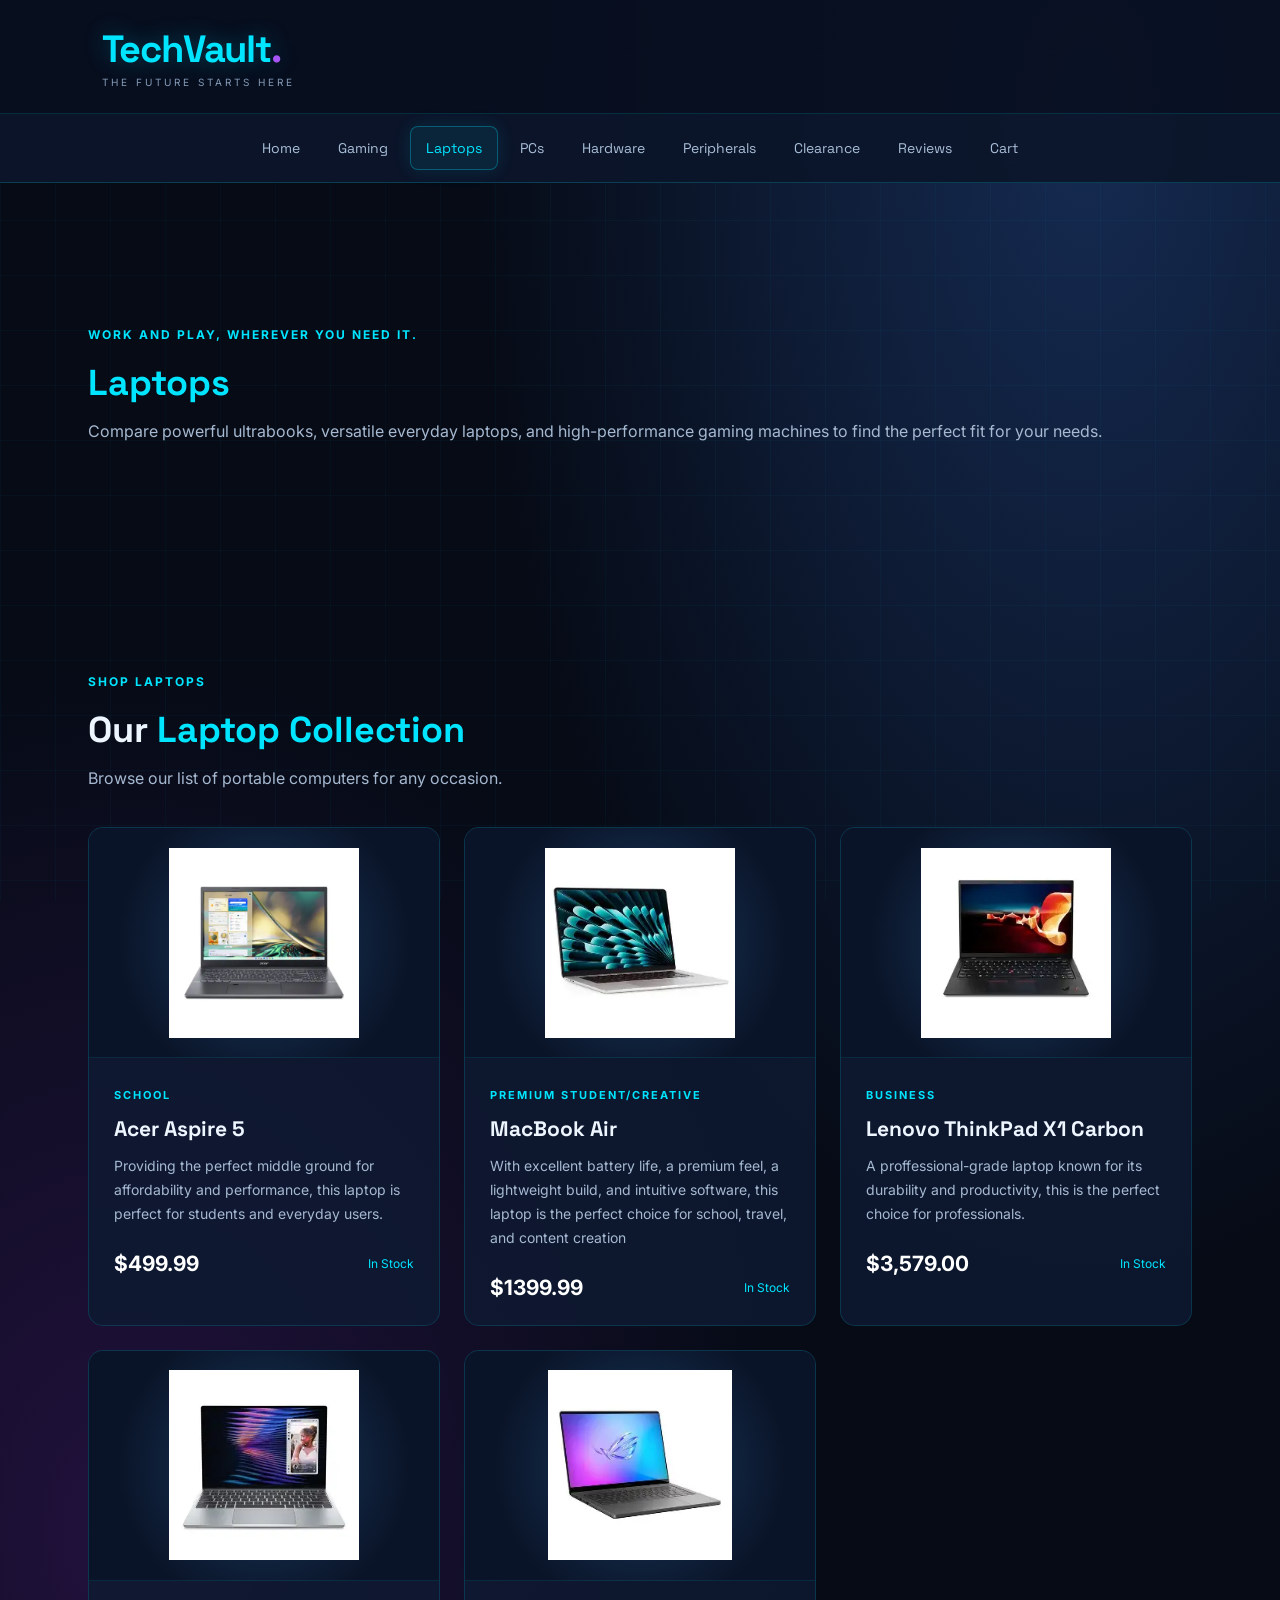
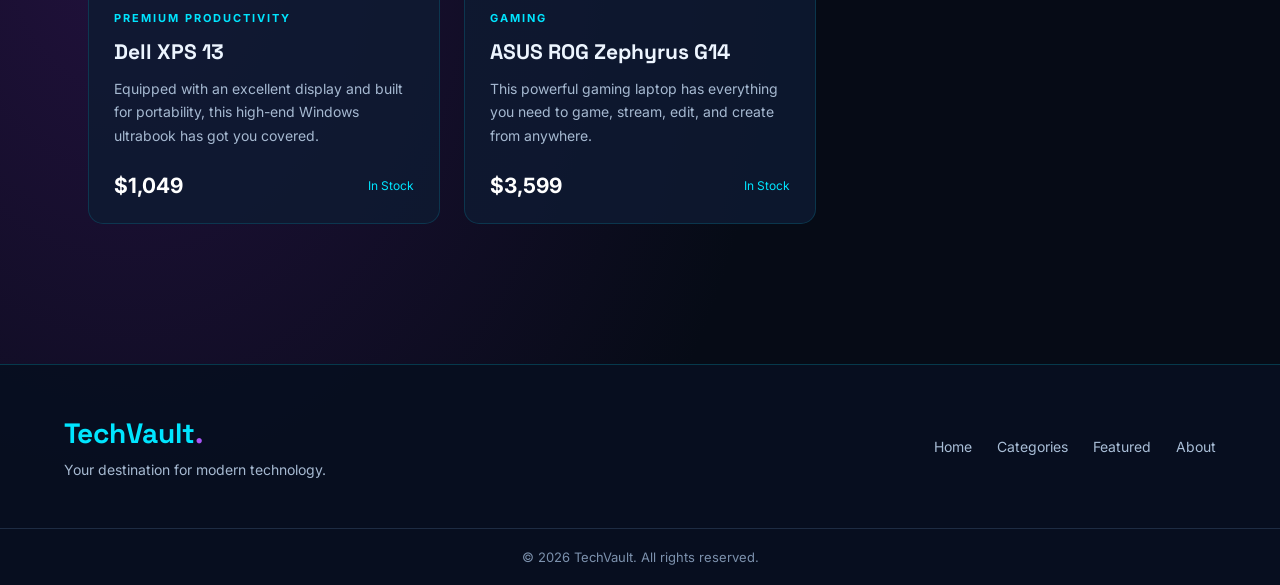
<file: laptops.html>
<!DOCTYPE html>
<html lang="en">
<head>
    <meta charset="UTF-8">
    <meta name="viewport" content="width=device-width, initial-scale=1.0">
    <title>Gaming | TechVault</title>

    <link rel="preconnect" href="https://fonts.googleapis.com">
    <link rel="preconnect" href="https://fonts.gstatic.com" crossorigin>
    <link href="https://fonts.googleapis.com/css2?family=Inter:wght@400;500;600;700&family=Space+Grotesk:wght@400;500;600;700&display=swap" rel="stylesheet">

    <link rel="stylesheet" href="styles.css">
</head>

<body>

    <header>
        <div class="header-container">
            <h1>TechVault<span>.</span></h1>
            <p>THE FUTURE STARTS HERE</p>
        </div>
    </header>

    <nav>
        <ul>
            <li><a href="index.html">Home</a></li>
            <li><a href="gaming.html">Gaming</a></li>
            <li><a href="laptops.html" class="active">Laptops</a></li>
            <li><a href="pcs.html">PCs</a></li>
            <li><a href="hardware.html">Hardware</a></li>
            <li><a href="peripherals.html">Peripherals</a></li>
            <li><a href="clearance.html">Clearance</a></li>
            <li><a href="reviews.html">Reviews</a></li>
            <li><a href="cart.html">Cart</a></li>
        </ul>
    </nav>

    <main>

        <section class="store-section">
            <div class="section-heading">
                <span class="section-tag">WORK AND PLAY, WHEREVER YOU NEED IT.</span>
                <h2><span>Laptops</span></h2>
                <p>Compare powerful ultrabooks, versatile everyday laptops, and high-performance gaming machines to find the perfect fit for your needs.</p>
            </div>
        </section>

        <section class="store-section">
            <div class="section-heading">
                <span class="section-tag">SHOP LAPTOPS</span>
                <h2>Our <span>Laptop Collection</span></h2>
                <p>Browse our list of portable computers for any occasion.</p>
            </div>

            <div class="product-grid">

                <div class="product-card">
                    <div class="product-image">
                        <div class="category-icon">
							<img src="img/acer.png" alt="Acer Aspire 5">
						</div>
                    </div>
                    <div class="product-info">
                        <span class="product-label">SCHOOL</span>
                        <h3>Acer Aspire 5</h3>
                        <p>Providing the perfect middle ground for affordability and performance, this laptop is perfect for students and everyday users.</p>
                        <div class="product-bottom">
                            <strong>$499.99</strong>
                            <span>In Stock</span>
                        </div>
                    </div>
                </div>

                <div class="product-card">
                    <div class="product-image">
                        <div class="category-icon">
							<img src="img/macbook.png" alt="Macbook Air">
						</div>
                    </div>
                    <div class="product-info">
                        <span class="product-label">PREMIUM STUDENT/CREATIVE</span>
                        <h3>MacBook Air</h3>
                        <p>With excellent battery life, a premium feel, a lightweight build, and intuitive software, this laptop is the perfect choice for school, travel, and content creation</p>
                        <div class="product-bottom">
                            <strong>$1399.99</strong>
                            <span>In Stock</span>
                        </div>
                    </div>
                </div>

                <div class="product-card">
                    <div class="product-image">
                        <div class="category-icon">
							<img src="img/thinkpad.png" alt="Lenovo Thinkpad X1 Carbon">
						</div>
                    </div>
                    <div class="product-info">
                        <span class="product-label">BUSINESS</span>
                        <h3>Lenovo ThinkPad X1 Carbon</h3>
                        <p>A proffessional-grade laptop known for its durability and productivity, this is the perfect choice for professionals.</p>
                        <div class="product-bottom">
                            <strong>$3,579.00</strong>
                            <span>In Stock</span>
                        </div>
                    </div>
                </div>
				
				<div class="product-card">
                    <div class="product-image">
                        <div class="category-icon">
							<img src="img/dell.png" alt="Dell XPS 13">
						</div>
                    </div>
                    <div class="product-info">
                        <span class="product-label">PREMIUM PRODUCTIVITY</span>
                        <h3>Dell XPS 13</h3>
                        <p>Equipped with an excellent display and built for portability, this high-end Windows ultrabook has got you covered.</p>
                        <div class="product-bottom">
                            <strong>$1,049</strong>
                            <span>In Stock</span>
                        </div>
                    </div>
                </div>
				
				<div class="product-card">
                    <div class="product-image">
                        <div class="category-icon">
							<img src="img/asus.png" alt="ASUS ROG Zephyrus G14">
						</div>
                    </div>
                    <div class="product-info">
                        <span class="product-label">GAMING</span>
                        <h3>ASUS ROG Zephyrus G14</h3>
                        <p>This powerful gaming laptop has everything you need to game, stream, edit, and create from anywhere.</p>
                        <div class="product-bottom">
                            <strong>$3,599</strong>
                            <span>In Stock</span>
                        </div>
                    </div>
                </div>

            </div>
        </section>

    </main>

    <footer>
        <div class="footer-content">
            <div>
                <h2>TechVault<span>.</span></h2>
                <p>Your destination for modern technology.</p>
            </div>

            <div class="footer-links">
                <a href="index.html">Home</a>
                <a href="index.html#categories">Categories</a>
                <a href="index.html#featured">Featured</a>
                <a href="index.html#about">About</a>
            </div>
        </div>

        <div class="footer-bottom">
            <p>&copy; 2026 TechVault. All rights reserved.</p>
        </div>
    </footer>

</body>
</html>
</file>
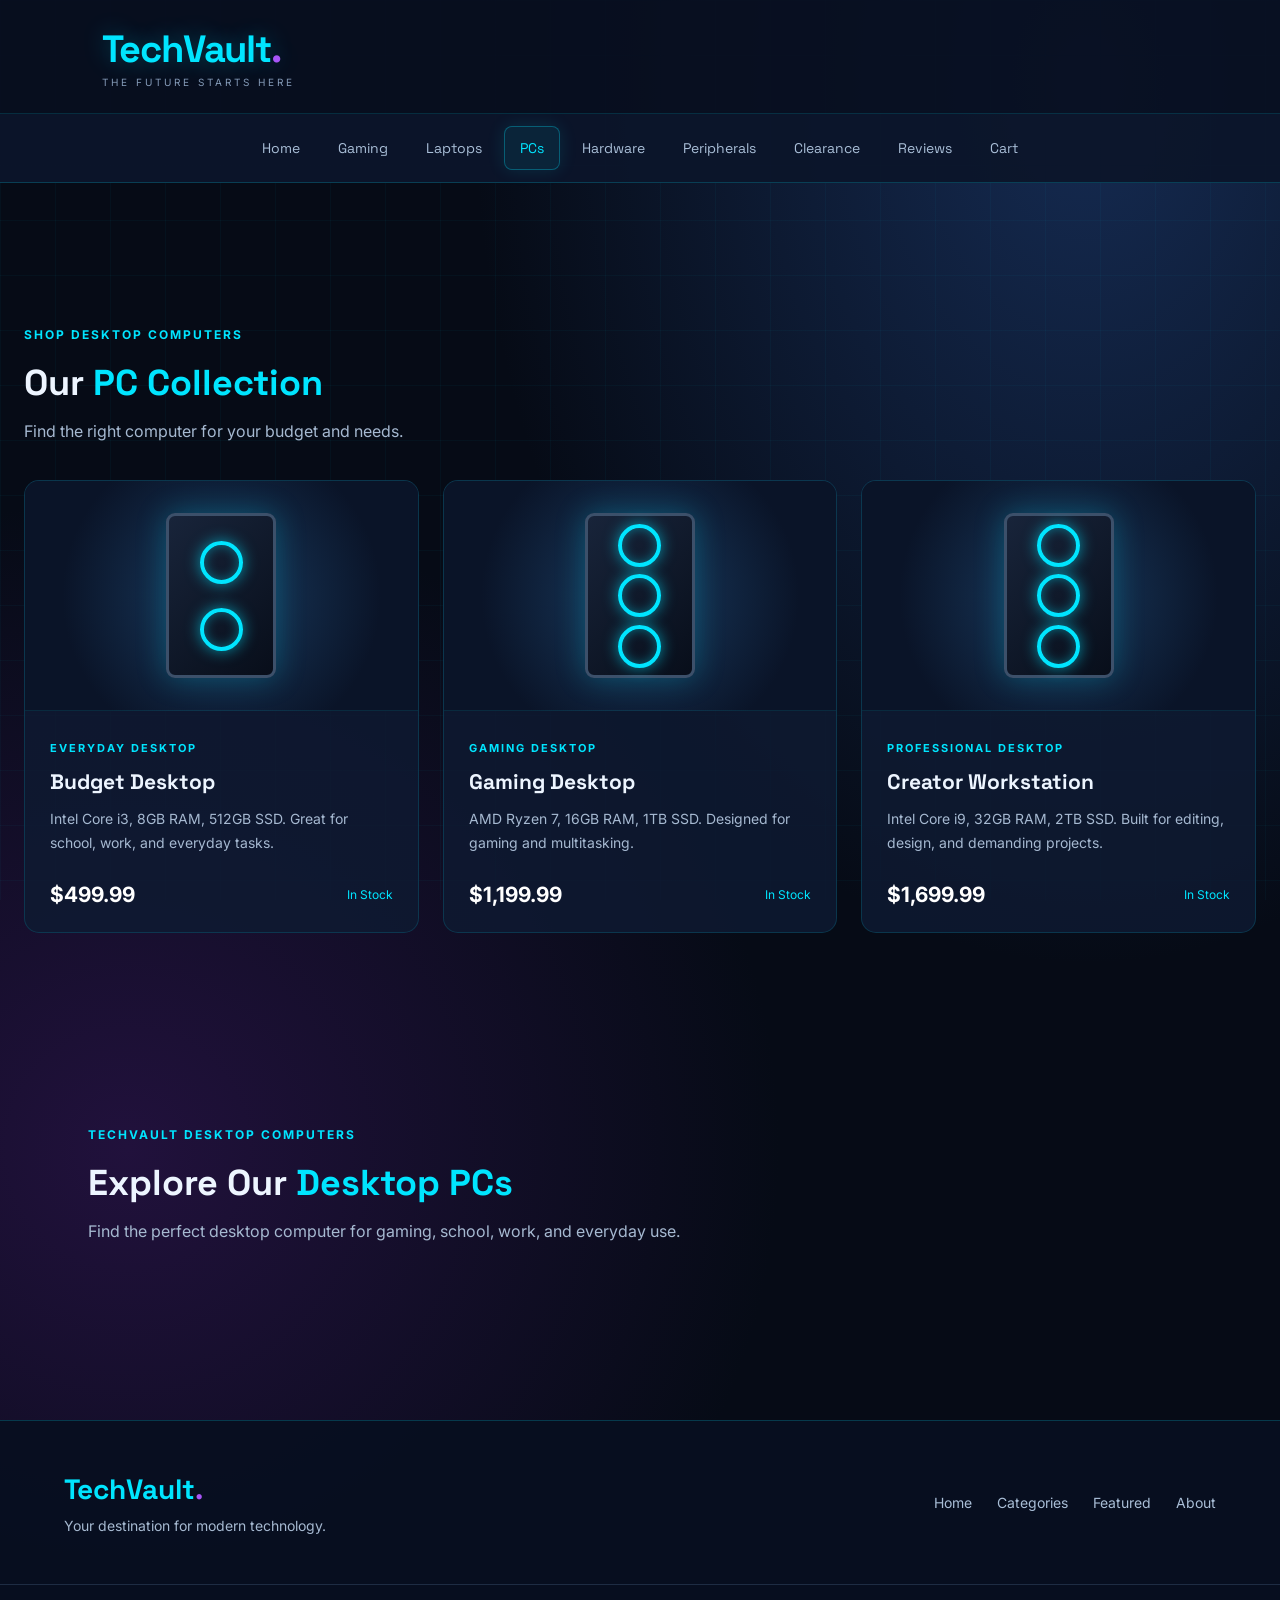
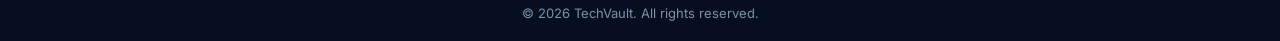
<file: pcs.html>
<!DOCTYPE html>
<html lang="en">
<head>
    <meta charset="UTF-8">
    <meta name="viewport" content="width=device-width, initial-scale=1.0">
    <title>Desktop PCs | TechVault</title>

    <link rel="preconnect" href="https://fonts.googleapis.com">
    <link rel="preconnect" href="https://fonts.gstatic.com" crossorigin>
    <link href="https://fonts.googleapis.com/css2?family=Inter:wght@400;500;600;700&family=Space+Grotesk:wght@400;500;600;700&display=swap" rel="stylesheet">

    <link rel="stylesheet" href="styles.css">
</head>

<body>

    <header>
        <div class="header-container">
            <h1>TechVault<span>.</span></h1>
            <p>THE FUTURE STARTS HERE</p>
        </div>
    </header>

    <nav>
        <ul>
            <li><a href="index.html">Home</a></li>
            <li><a href="gaming.html">Gaming</a></li>
            <li><a href="laptops.html">Laptops</a></li>
            <li><a href="pcs.html" class="active">PCs</a></li>
            <li><a href="hardware.html">Hardware</a></li>
            <li><a href="peripherals.html">Peripherals</a></li>
            <li><a href="clearance.html">Clearance</a></li>
            <li><a href="reviews.html">Reviews</a></li>
            <li><a href="cart.html">Cart</a></li>
        </ul>
    </nav>
<section class="store-section">
    <div class="section-heading">
        <span class="section-tag">SHOP DESKTOP COMPUTERS</span>
        <h2>Our <span>PC Collection</span></h2>
        <p>Find the right computer for your budget and needs.</p>
    </div>

    <div class="product-grid">

        <div class="product-card">
            <div class="product-image">
                <div class="pc-art">
                    <div class="pc-fan"></div>
                    <div class="pc-fan"></div>
                </div>
            </div>
            <div class="product-info">
                <span class="product-label">EVERYDAY DESKTOP</span>
                <h3>Budget Desktop</h3>
                <p>Intel Core i3, 8GB RAM, 512GB SSD. Great for school, work, and everyday tasks.</p>
                <div class="product-bottom">
                    <strong>$499.99</strong>
                    <span>In Stock</span>
                </div>
            </div>
        </div>

        <div class="product-card">
            <div class="product-image">
                <div class="pc-art">
                    <div class="pc-fan"></div>
                    <div class="pc-fan"></div>
                    <div class="pc-fan"></div>
                </div>
            </div>
            <div class="product-info">
                <span class="product-label">GAMING DESKTOP</span>
                <h3>Gaming Desktop</h3>
                <p>AMD Ryzen 7, 16GB RAM, 1TB SSD. Designed for gaming and multitasking.</p>
                <div class="product-bottom">
                    <strong>$1,199.99</strong>
                    <span>In Stock</span>
                </div>
            </div>
        </div>

        <div class="product-card">
            <div class="product-image">
                <div class="pc-art">
                    <div class="pc-fan"></div>
                    <div class="pc-fan"></div>
                    <div class="pc-fan"></div>
                </div>
            </div>
            <div class="product-info">
                <span class="product-label">PROFESSIONAL DESKTOP</span>
                <h3>Creator Workstation</h3>
                <p>Intel Core i9, 32GB RAM, 2TB SSD. Built for editing, design, and demanding projects.</p>
                <div class="product-bottom">
                    <strong>$1,699.99</strong>
                    <span>In Stock</span>
                </div>
            </div>
        </div>

    </div>
</section>
    <main>
        <section class="store-section">
            <div class="section-heading">
                <span class="section-tag">TECHVAULT DESKTOP COMPUTERS</span>
                <h2>Explore Our <span>Desktop PCs</span></h2>
                <p>Find the perfect desktop computer for gaming, school, work, and everyday use.</p>
            </div>
        </section>
    </main>

    <footer>
        <div class="footer-content">
            <div>
                <h2>TechVault<span>.</span></h2>
                <p>Your destination for modern technology.</p>
            </div>
            <div class="footer-links">
                <a href="index.html">Home</a>
                <a href="index.html#categories">Categories</a>
                <a href="index.html#featured">Featured</a>
                <a href="index.html#about">About</a>
            </div>
        </div>

        <div class="footer-bottom">
            <p>&copy; 2026 TechVault. All rights reserved.</p>
        </div>
    </footer>

</body>
</html>
</file>
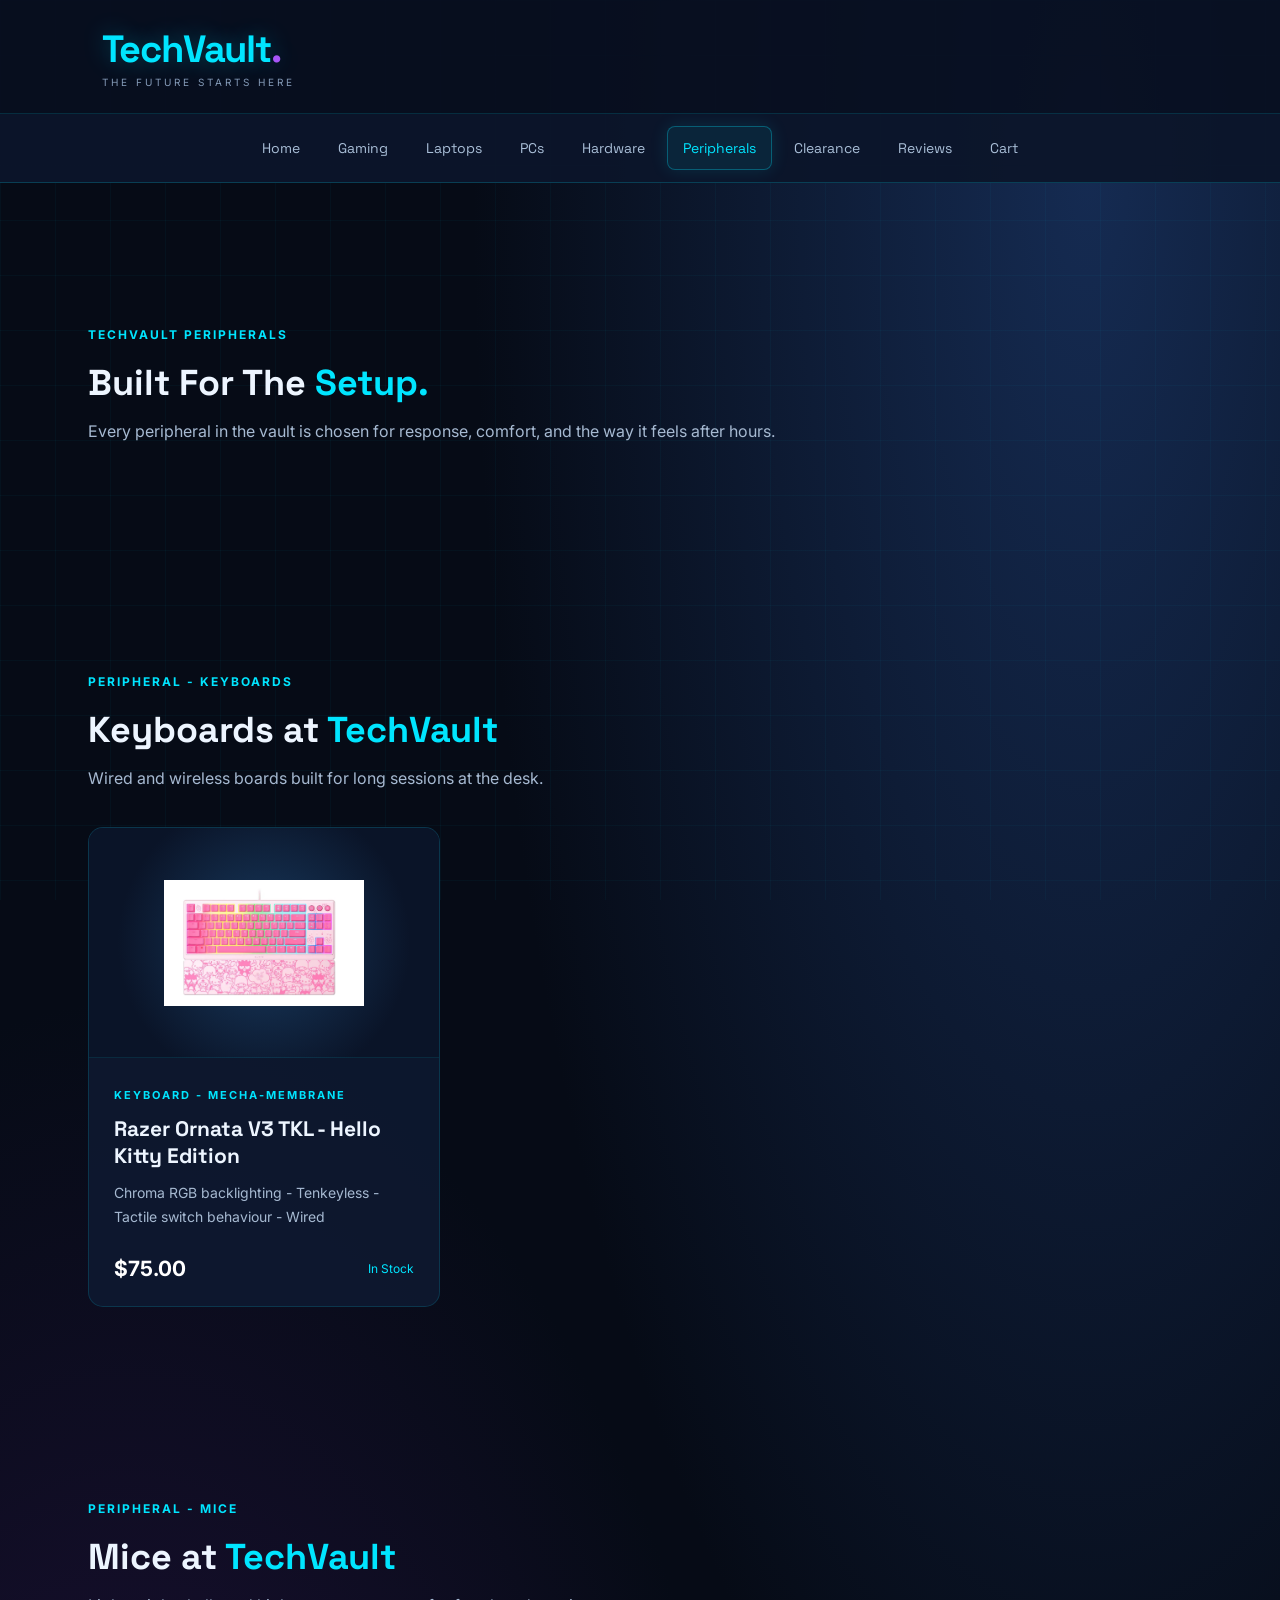
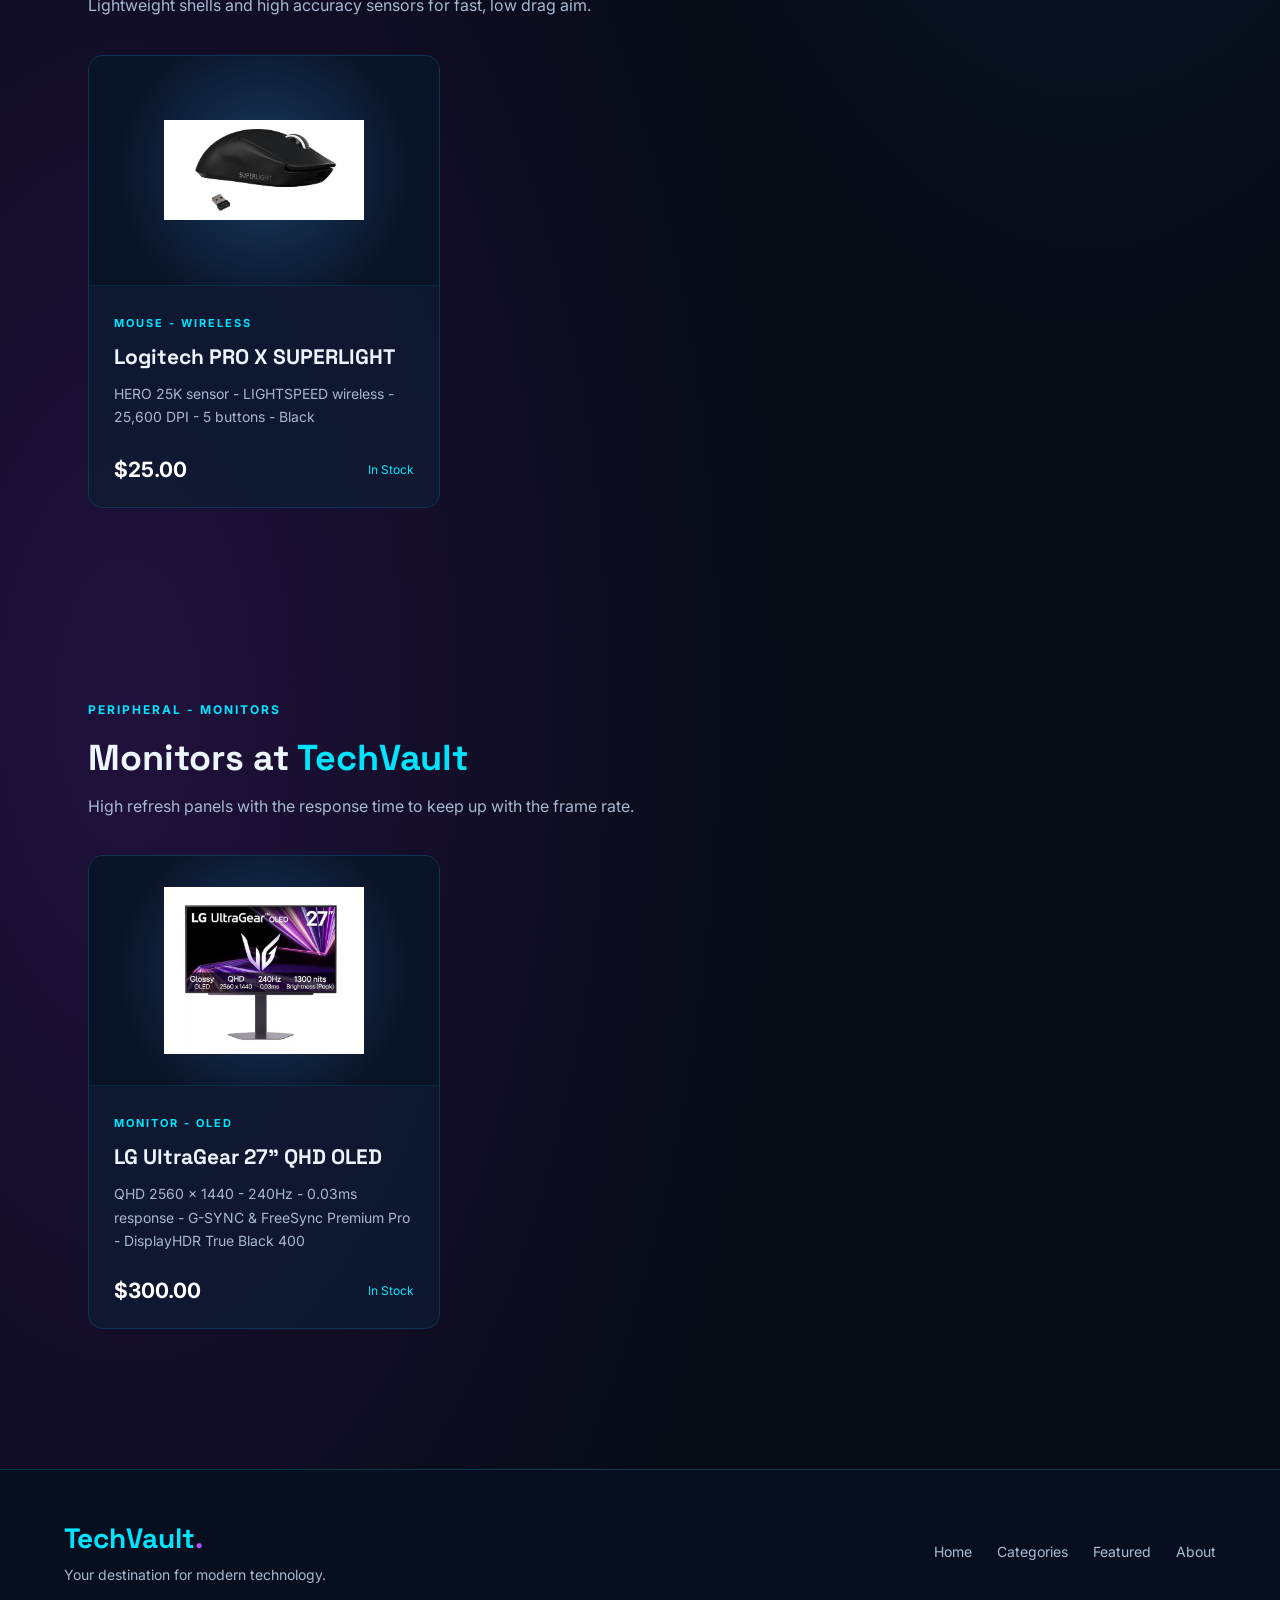
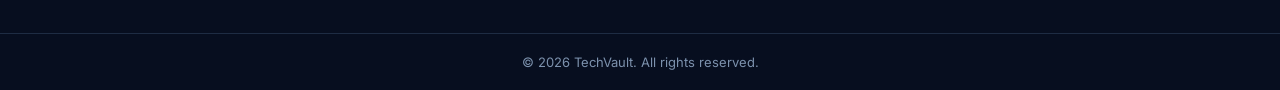
<file: peripherals.html>
<!DOCTYPE html>
<html lang="en">
<head>
    <meta charset="UTF-8">
    <meta name="viewport" content="width=device-width, initial-scale=1.0">
    <title>Gaming | TechVault</title>

    <link rel="preconnect" href="https://fonts.googleapis.com">
    <link rel="preconnect" href="https://fonts.gstatic.com" crossorigin>
    <link href="https://fonts.googleapis.com/css2?family=Inter:wght@400;500;600;700&family=Space+Grotesk:wght@400;500;600;700&display=swap" rel="stylesheet">

    <link rel="stylesheet" href="styles.css">
</head>


<body>

    <header>
        <div class="header-container">
            <h1>TechVault<span>.</span></h1>
            <p>THE FUTURE STARTS HERE</p>
        </div>
    </header>

    <nav>
        <ul>
            <li><a href="index.html">Home</a></li>
            <li><a href="gaming.html">Gaming</a></li>
            <li><a href="laptops.html">Laptops</a></li>
            <li><a href="pcs.html">PCs</a></li>
            <li><a href="hardware.html">Hardware</a></li>
            <li><a href="peripherals.html" class="active">Peripherals</a></li>
            <li><a href="clearance.html">Clearance</a></li>
            <li><a href="reviews.html">Reviews</a></li>
            <li><a href="cart.html">Cart</a></li>
        </ul>
    </nav>

    <main>

        <section class="store-section">
            <div class="section-heading">
                <span class="section-tag">TECHVAULT PERIPHERALS</span>
                <h2>Built For The <span>Setup.</span></h2>
                <p>Every peripheral in the vault is chosen for response, comfort, and the way it feels after hours.</p>
            </div>
        </section>

        <section id="peripheral-keyboards" class="store-section">
            <div class="section-heading">
                <span class="section-tag">PERIPHERAL - KEYBOARDS</span>
                <h2>Keyboards at <span>TechVault</span></h2>
                <p>Wired and wireless boards built for long sessions at the desk.</p>
            </div>

            <div class="product-grid">

                <div class="product-card">
                    <div class="product-image">
                        <div class="category-icon">
                            <img src="img/key2.jpeg" alt="Razer Ornata V3 TKL wired mechanical gaming keyboard in the Hello Kitty Edition">
                        </div>
                    </div>
                    <div class="product-info">
                        <span class="product-label">KEYBOARD - MECHA-MEMBRANE</span>
                        <h3>Razer Ornata V3 TKL - Hello Kitty Edition</h3>
                        <p>Chroma RGB backlighting - Tenkeyless - Tactile switch behaviour - Wired</p>
                        <div class="product-bottom">
                            <strong>$75.00</strong>
                            <span>In Stock</span>
                        </div>
                    </div>
                </div>

            </div>
        </section>

        <section id="peripheral-mice" class="store-section">
            <div class="section-heading">
                <span class="section-tag">PERIPHERAL - MICE</span>
                <h2>Mice at <span>TechVault</span></h2>
                <p>Lightweight shells and high accuracy sensors for fast, low drag aim.</p>
            </div>

            <div class="product-grid">

                <div class="product-card">
                    <div class="product-image">
                        <div class="category-icon">
                            <img src="img/mouse.jpeg" alt="Logitech Pro X Superlight lightweight wireless gaming mouse in black">
                        </div>
                    </div>
                    <div class="product-info">
                        <span class="product-label">MOUSE - WIRELESS</span>
                        <h3>Logitech PRO X SUPERLIGHT</h3>
                        <p>HERO 25K sensor - LIGHTSPEED wireless - 25,600 DPI - 5 buttons - Black</p>
                        <div class="product-bottom">
                            <strong>$25.00</strong>
                            <span>In Stock</span>
                        </div>
                    </div>
                </div>

            </div>
        </section>

        <section id="peripheral-monitors" class="store-section">
            <div class="section-heading">
                <span class="section-tag">PERIPHERAL - MONITORS</span>
                <h2>Monitors at <span>TechVault</span></h2>
                <p>High refresh panels with the response time to keep up with the frame rate.</p>
            </div>

            <div class="product-grid">

                <div class="product-card">
                    <div class="product-image">
                        <div class="category-icon">
                            <img src="img/mon.jpeg" alt="LG UltraGear 27 inch QHD glossy OLED 240Hz gaming monitor in black">
                        </div>
                    </div>
                    <div class="product-info">
                        <span class="product-label">MONITOR - OLED</span>
                        <h3>LG UltraGear 27" QHD OLED</h3>
                        <p>QHD 2560 x 1440 - 240Hz - 0.03ms response - G-SYNC & FreeSync Premium Pro - DisplayHDR True Black 400</p>
                        <div class="product-bottom">
                            <strong>$300.00</strong>
                            <span>In Stock</span>
                        </div>
                    </div>
                </div>

            </div>
        </section>

    </main>

    <footer>
        <div class="footer-content">
            <div>
                <h2>TechVault<span>.</span></h2>
                <p>Your destination for modern technology.</p>
            </div>

            <div class="footer-links">
                <a href="index.html">Home</a>
                <a href="index.html#categories">Categories</a>
                <a href="index.html#featured">Featured</a>
                <a href="index.html#about">About</a>
            </div>
        </div>

        <div class="footer-bottom">
            <p>&copy; 2026 TechVault. All rights reserved.</p>
        </div>
    </footer>

</body>
</html>
</file>
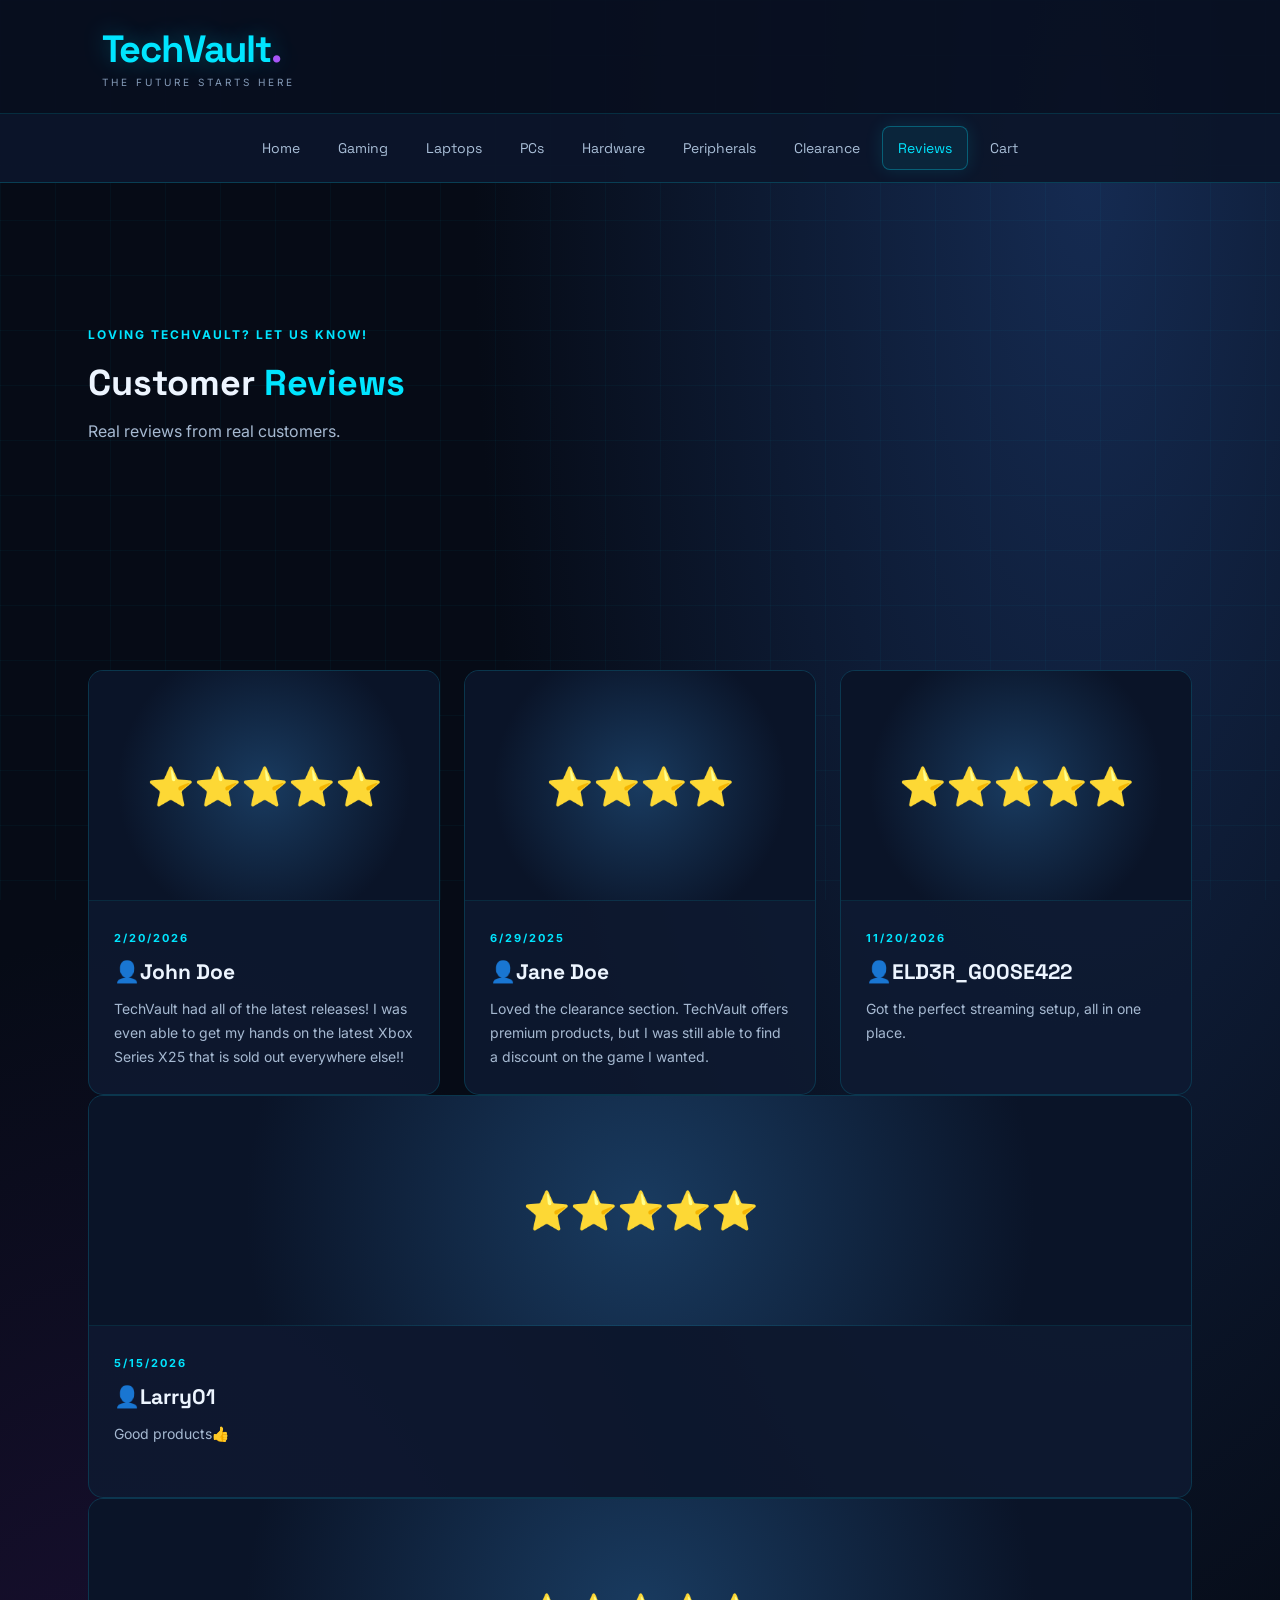
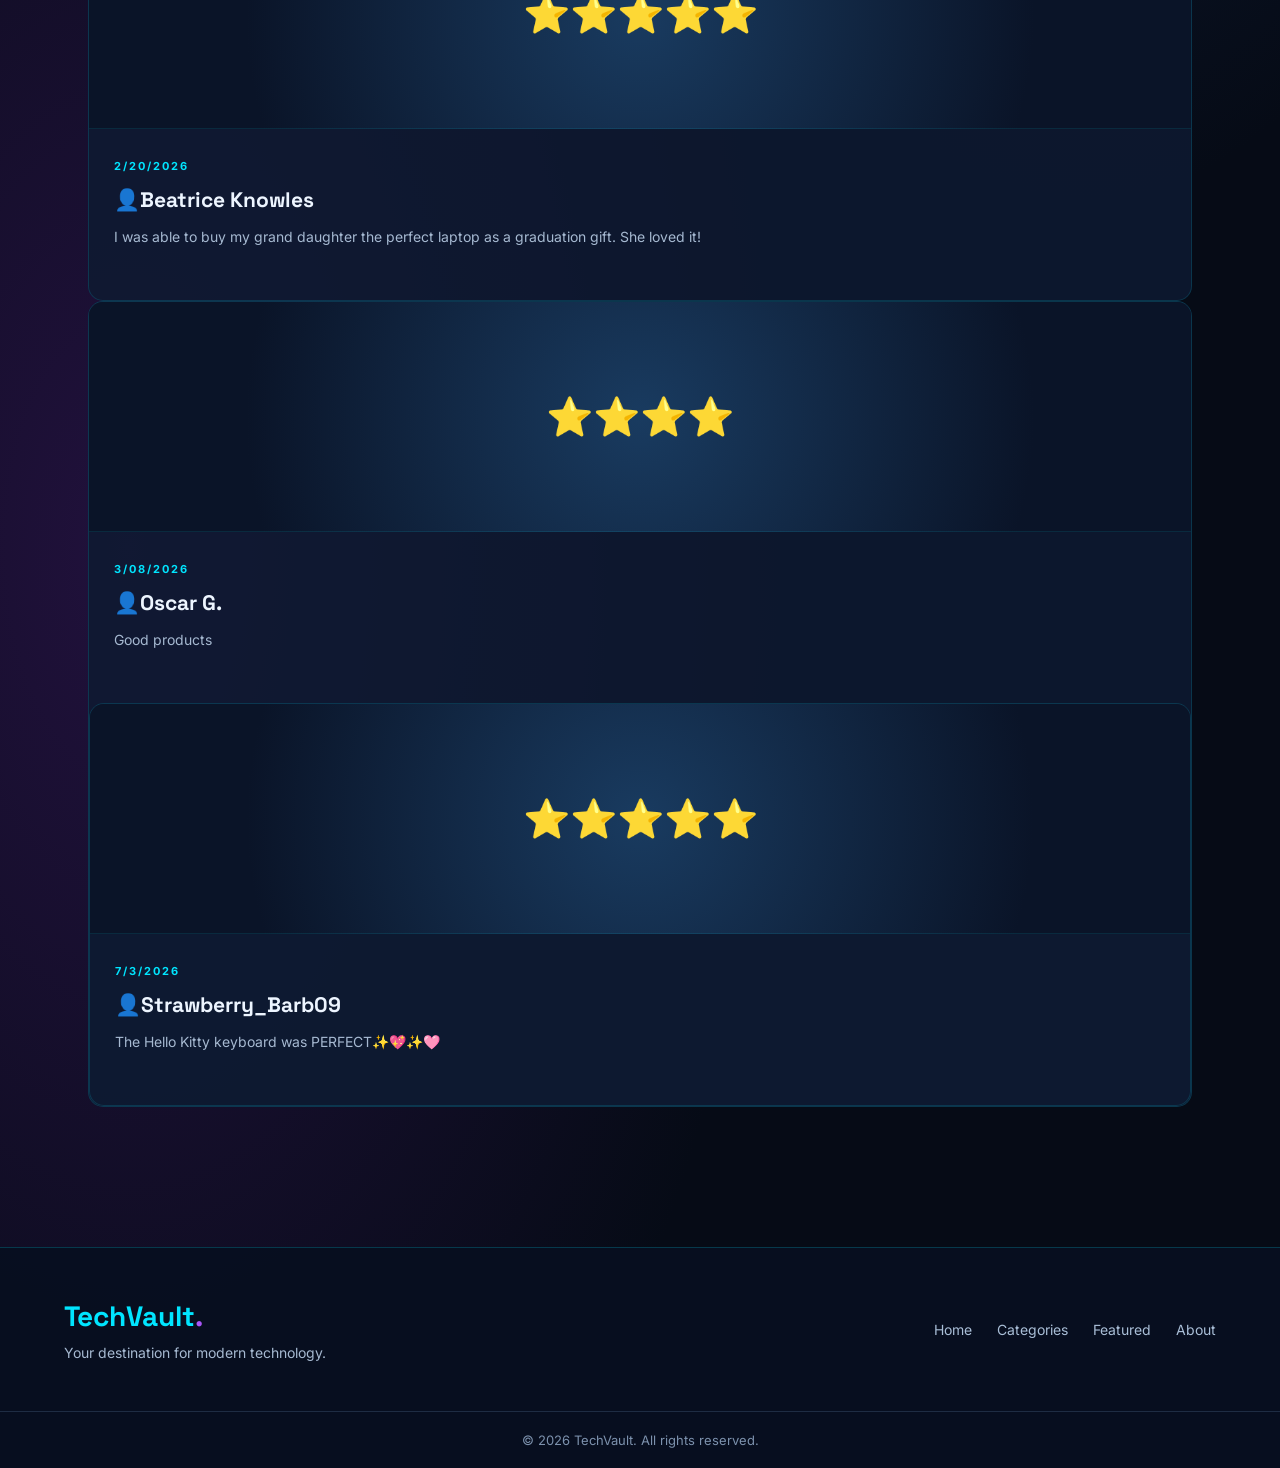
<file: reviews.html>
<!DOCTYPE html>
<html lang="en">
<head>
    <meta charset="UTF-8">
    <meta name="viewport" content="width=device-width, initial-scale=1.0">
    <title>Gaming | TechVault</title>

    <link rel="preconnect" href="https://fonts.googleapis.com">
    <link rel="preconnect" href="https://fonts.gstatic.com" crossorigin>
    <link href="https://fonts.googleapis.com/css2?family=Inter:wght@400;500;600;700&family=Space+Grotesk:wght@400;500;600;700&display=swap" rel="stylesheet">

    <link rel="stylesheet" href="styles.css">
</head>

<body>

    <header>
        <div class="header-container">
            <h1>TechVault<span>.</span></h1>
            <p>THE FUTURE STARTS HERE</p>
        </div>
    </header>

    <nav>
        <ul>
            <li><a href="index.html">Home</a></li>
            <li><a href="gaming.html">Gaming</a></li>
            <li><a href="laptops.html">Laptops</a></li>
            <li><a href="pcs.html">PCs</a></li>
            <li><a href="hardware.html">Hardware</a></li>
            <li><a href="peripherals.html">Peripherals</a></li>
            <li><a href="clearance.html">Clearance</a></li>
            <li><a href="reviews.html" class="active">Reviews</a></li>
            <li><a href="cart.html">Cart</a></li>
        </ul>
    </nav>

    <main>

        <section class="store-section">
            <div class="section-heading">
                <span class="section-tag">LOVING TECHVAULT? LET US KNOW!</span>
                <h2>Customer <span>Reviews</span></h2>
                <p>Real reviews from real customers.</p>
            </div>
        </section>

        <section class="store-section">

            <div class="product-grid">

                <div class="product-card">
                    <div class="product-image">
                        <div class="category-icon">⭐⭐⭐⭐⭐</div>
                    </div>
                    <div class="product-info">
                        <span class="product-label">2/20/2026</span>
                        <h3>👤John Doe</h3>
                        <p>TechVault had all of the latest releases! I was even able to get my hands on the latest Xbox Series X25 that is sold out everywhere else!!</p>
                    </div>
                </div>
				
				<div class="product-card">
                    <div class="product-image">
                        <div class="category-icon">⭐⭐⭐⭐</div>
                    </div>
                    <div class="product-info">
                        <span class="product-label">6/29/2025</span>
                        <h3>👤Jane Doe</h3>
                        <p>Loved the clearance section. TechVault offers premium products, but I was still able to find a discount on the game I wanted.</p>
                    </div>
                </div>
				<div class="product-card">
                    <div class="product-image">
                        <div class="category-icon">⭐⭐⭐⭐⭐</div>
                    </div>
                    <div class="product-info">
                        <span class="product-label">11/20/2026</span>
                        <h3>👤ELD3R_G00SE422</h3>
                        <p>Got the perfect streaming setup, all in one place.</p> 
                    </div>
                </div>
                </div>
				<div class="product-card">
                    <div class="product-image">
                        <div class="category-icon">⭐⭐⭐⭐⭐</div>
                    </div>
                    <div class="product-info">
                        <span class="product-label">5/15/2026</span>
                        <h3>👤Larry01</h3>
                        <p>Good products👍</p>  
                    </div>
                </div>
				<div class="product-card">
                    <div class="product-image">
                        <div class="category-icon">⭐⭐⭐⭐⭐</div>
                    </div>
                    <div class="product-info">
                        <span class="product-label">2/20/2026</span>
                        <h3>👤Beatrice Knowles</h3>
                        <p>I was able to buy my grand daughter the perfect laptop as a graduation gift. She loved it!</p>
                        
                    </div>
                </div>
				<div class="product-card">
                    <div class="product-image">
                        <div class="category-icon">⭐⭐⭐⭐</div>
                    </div>
                    <div class="product-info">
                        <span class="product-label">3/08/2026</span>
                        <h3>👤Oscar G.</h3>
                        <p>Good products</p>
                        
                    </div>
					<div class="product-card">
                    <div class="product-image">
                        <div class="category-icon">⭐⭐⭐⭐⭐</div>
                    </div>
                    <div class="product-info">
                        <span class="product-label">7/3/2026</span>
                        <h3>👤Strawberry_Barb09</h3>
                        <p>The Hello Kitty keyboard was PERFECT✨💖✨🩷</p>
                        
                    </div>
                </div>
                </div>
            </div>
        </section>

    </main>

    <footer>
        <div class="footer-content">
            <div>
                <h2>TechVault<span>.</span></h2>
                <p>Your destination for modern technology.</p>
            </div>

            <div class="footer-links">
                <a href="index.html">Home</a>
                <a href="index.html#categories">Categories</a>
                <a href="index.html#featured">Featured</a>
                <a href="index.html#about">About</a>
            </div>
        </div>

        <div class="footer-bottom">
            <p>&copy; 2026 TechVault. All rights reserved.</p>
        </div>
    </footer>

</body>
</html>
</file>
<file: styles.css>
/* TECHVAULT FUTURISTIC WEBSITE */

:root {
    --background: #060b16;
    --surface: #101c32;
    --cyan: #00e5ff;
    --purple: #a855f7;
    --text: #edf5ff;
    --muted: #a6b9d1;
}

* {
    margin: 0;
    padding: 0;
    box-sizing: border-box;
}

html {
    scroll-behavior: smooth;
    scroll-padding-top: 30px;
}

body {
    font-family: 'Inter', sans-serif;
    background:
        radial-gradient(ellipse at 85% 5%, #152b52, transparent 40%),
        radial-gradient(ellipse at 10% 70%, #21113c, transparent 40%),
        var(--background);
    color: var(--text);
    min-height: 100vh;
    overflow-x: hidden;
}

/* Background Grid */

body::before {
    content: "";
    position: fixed;
    inset: 0;
    background-image:
        linear-gradient(rgba(0,229,255,0.035) 1px, transparent 1px),
        linear-gradient(90deg, rgba(0,229,255,0.035) 1px, transparent 1px);
    background-size: 55px 55px;
    pointer-events: none;
    z-index: -1;
}

h1, h2, h3 {
    font-family: 'Space Grotesk', sans-serif;
}

a {
    text-decoration: none;
}

button, a {
    transition: all 0.3s ease;
}

/* Header */

header {
    padding: 25px 8%;
    background: rgba(8,15,32,0.9);
    border-bottom: 1px solid rgba(0,229,255,0.15);
}

.header-container h1 {
    font-size: 38px;
    font-weight: 700;
    letter-spacing: -1px;
    color: var(--cyan);
    text-shadow: 0 0 25px rgba(0,229,255,0.3);
}

.header-container h1 span,
footer h2 span {
    color: var(--purple);
}

.header-container p {
    color: #849bb8;
    font-size: 10px;
    letter-spacing: 3px;
    margin-top: 3px;
}

/* Navigation */

nav {
    background: rgba(12,22,43,0.95);
    border-bottom: 1px solid rgba(0,229,255,0.2);
    padding: 0 6%;
}

nav ul {
    display: flex;
    justify-content: center;
    align-items: center;
    flex-wrap: wrap;
    list-style: none;
    gap: 6px;
    padding: 12px 0;
}

nav a {
    display: block;
    padding: 12px 15px;
    color: #a9bed7;
    font-family: 'Space Grotesk', sans-serif;
    font-size: 14px;
    border-radius: 8px;
    border: 1px solid transparent;
}

nav a:hover,
nav a.active {
    color: var(--cyan);
    background: rgba(0,229,255,0.08);
    border-color: rgba(0,229,255,0.3);
    box-shadow: 0 0 18px rgba(0,229,255,0.12);
}

/* Main Container */

main {
    width: 90%;
    max-width: 1250px;
    margin: auto;
}

/* Shared Styles */

.section-tag {
    display: inline-block;
    color: var(--cyan);
    font-size: 12px;
    font-weight: 700;
    letter-spacing: 2px;
    margin-bottom: 18px;
}

.section-heading {
    margin-bottom: 35px;
}

.section-heading h2 {
    font-size: 36px;
    margin-bottom: 12px;
}

.section-heading h2 span {
    color: var(--cyan);
}

.section-heading p {
    color: var(--muted);
    line-height: 1.7;
}

.store-section {
    margin: 90px 0;
}

/* Buttons */

.btn-primary,
.btn-secondary {
    display: inline-block;
    padding: 15px 25px;
    border-radius: 8px;
    font-family: 'Space Grotesk', sans-serif;
    font-weight: 600;
    font-size: 14px;
}

.btn-primary {
    color: #06101b;
    background: linear-gradient(135deg, #00e5ff, #49b8ff);
    box-shadow: 0 0 25px rgba(0,229,255,0.2);
}

.btn-primary:hover {
    transform: translateY(-3px);
    box-shadow: 0 0 35px rgba(0,229,255,0.45);
}

.btn-secondary {
    color: var(--cyan);
    border: 1px solid rgba(0,229,255,0.5);
    background: rgba(0,229,255,0.04);
}

.btn-secondary:hover {
    background: rgba(0,229,255,0.12);
    transform: translateY(-3px);
}

/* Hero Section */

.hero {
    min-height: 490px;
    margin-top: 55px;
    padding: 60px;
    display: grid;
    grid-template-columns: 1.1fr 0.9fr;
    align-items: center;
    gap: 30px;
    position: relative;
    background: rgba(13,24,47,0.75);
    border: 1px solid rgba(0,229,255,0.25);
    border-radius: 20px;
    overflow: hidden;
    box-shadow: 0 20px 60px rgba(0,0,0,0.25);
    animation: fadeIn 1s ease;
}

.hero::before {
    content: "";
    position: absolute;
    top: 0;
    left: 15%;
    width: 70%;
    height: 2px;
    background: linear-gradient(
        90deg,
        transparent,
        var(--cyan),
        var(--purple),
        transparent
    );
    box-shadow: 0 0 18px var(--cyan);
}

.hero-content {
    position: relative;
    z-index: 2;
}

.hero h2 {
    font-size: clamp(42px, 5vw, 72px);
    font-weight: 700;
    line-height: 1.1;
    letter-spacing: -2px;
    margin-bottom: 25px;
}

.hero h2 span {
    display: block;
    background: linear-gradient(90deg, var(--cyan), var(--purple));
    background-clip: text;
    -webkit-background-clip: text;
    color: transparent;
}

.hero-content p {
    max-width: 500px;
    color: var(--muted);
    font-size: 17px;
    line-height: 1.9;
    margin-bottom: 35px;
}

.hero-buttons {
    display: flex;
    flex-wrap: wrap;
    gap: 15px;
}

/* Futuristic Monitor Illustration */

.hero-visual {
    display: flex;
    justify-content: center;
    align-items: center;
    min-height: 300px;
}

.monitor {
    width: 100%;
    max-width: 360px;
    animation: float 5s ease-in-out infinite;
}

.monitor-screen {
    height: 230px;
    position: relative;
    display: flex;
    align-items: center;
    justify-content: center;
    border: 8px solid #202d45;
    border-radius: 14px;
    background:
        radial-gradient(circle at center, #173c64, #080e20 75%);
    box-shadow:
        0 0 40px rgba(0,229,255,0.25),
        inset 0 0 30px rgba(0,229,255,0.12);
    overflow: hidden;
}

.monitor-screen::before {
    content: "";
    position: absolute;
    inset: 0;
    background:
        linear-gradient(rgba(0,229,255,0.08) 1px, transparent 1px),
        linear-gradient(90deg, rgba(0,229,255,0.08) 1px, transparent 1px);
    background-size: 25px 25px;
}

.screen-content {
    position: relative;
    z-index: 1;
    text-align: center;
}

.screen-content span {
    color: var(--cyan);
    font-size: 12px;
    letter-spacing: 3px;
}

.screen-content h3 {
    color: white;
    font-size: clamp(22px, 3vw, 32px);
    margin: 12px 0;
    text-shadow: 0 0 20px var(--cyan);
}

.screen-content p {
    font-size: 9px;
    letter-spacing: 2px;
    color: #9ab7d3;
}

.monitor-stand {
    height: 45px;
    width: 18px;
    margin: auto;
    background: linear-gradient(90deg, #202c42, #40516c);
}

.monitor-base {
    width: 120px;
    height: 12px;
    margin: auto;
    background: #293a54;
    border-radius: 50% 50% 5px 5px;
}

/* Category Cards */

.category-grid {
    display: grid;
    grid-template-columns: repeat(5, 1fr);
    gap: 18px;
}

.category-card {
    min-height: 245px;
    padding: 25px 20px;
    background: rgba(15,27,50,0.8);
    border: 1px solid rgba(0,229,255,0.15);
    border-radius: 14px;
    color: white;
    transition: 0.3s ease;
}

.category-card:hover {
    transform: translateY(-8px);
    border-color: var(--cyan);
    background: rgba(18,39,68,0.95);
    box-shadow: 0 10px 35px rgba(0,229,255,0.12);
}

.category-icon {
    font-size: 38px;
    margin-bottom: 25px;
}

.category-card h3 {
    font-size: 19px;
    margin-bottom: 12px;
}

.category-card p {
    color: var(--muted);
    font-size: 13px;
    line-height: 1.7;
    margin-bottom: 20px;
}

.category-card span {
    color: var(--cyan);
    font-size: 13px;
    font-weight: 600;
}

/* Featured Products */

.product-grid {
    display: grid;
    grid-template-columns: repeat(3, 1fr);
    gap: 25px;
}

.product-card {
    background: rgba(15,27,50,0.85);
    border: 1px solid rgba(0,229,255,0.15);
    border-radius: 15px;
    overflow: hidden;
    transition: 0.3s ease;
}

.product-card:hover {
    transform: translateY(-7px);
    border-color: rgba(0,229,255,0.6);
    box-shadow: 0 15px 40px rgba(0,229,255,0.1);
}

.product-image {
    height: 230px;
    display: flex;
    align-items: center;
    justify-content: center;
    background:
        radial-gradient(circle, #193b60, #0a1428 70%);
    border-bottom: 1px solid rgba(0,229,255,0.1);
}

/* CSS Desktop PC Illustration */

.pc-art {
    width: 110px;
    height: 165px;
    background: linear-gradient(135deg, #18243a, #080e1a);
    border: 3px solid #3c506a;
    border-radius: 9px;
    display: flex;
    flex-direction: column;
    align-items: center;
    justify-content: space-evenly;
    box-shadow: 0 0 30px rgba(0,229,255,0.25);
}

.pc-fan {
    width: 43px;
    height: 43px;
    border: 4px solid var(--cyan);
    border-radius: 50%;
    box-shadow:
        0 0 15px rgba(0,229,255,0.6),
        inset 0 0 12px rgba(0,229,255,0.4);
}

/* CSS Laptop Illustration */

.laptop-art {
    width: 190px;
}

.laptop-display {
    height: 115px;
    border: 7px solid #303d53;
    border-radius: 9px 9px 3px 3px;
    background:
        linear-gradient(135deg, #122f60, #7c3aed, #00d9ff);
    box-shadow: 0 0 25px rgba(0,229,255,0.3);
}

.laptop-bottom {
    height: 12px;
    width: 220px;
    margin-left: -15px;
    background: linear-gradient(#72839a, #29384e);
    border-radius: 3px 3px 12px 12px;
}

/* CSS Keyboard Illustration */

.keyboard-art {
    width: 210px;
    height: 90px;
    padding: 12px;
    background: #18263b;
    border: 3px solid #43516c;
    border-radius: 10px;
    transform: perspective(300px) rotateX(20deg);
    box-shadow: 0 0 30px rgba(168,85,247,0.25);
}

.keyboard-keys {
    width: 100%;
    height: 100%;
    background-image:
        repeating-linear-gradient(
            90deg,
            transparent 0 17px,
            #00e5ff 17px 19px
        ),
        repeating-linear-gradient(
            transparent 0 13px,
            #a855f7 13px 15px
        );
    opacity: 0.8;
}

.product-info {
    padding: 25px;
}

.product-label {
    color: var(--cyan);
    font-size: 11px;
    font-weight: 700;
    letter-spacing: 2px;
}

.product-info h3 {
    font-size: 21px;
    margin: 12px 0;
}

.product-info p {
    color: var(--muted);
    font-size: 14px;
    line-height: 1.7;
    min-height: 50px;
}

.product-bottom {
    display: flex;
    justify-content: space-between;
    align-items: center;
    gap: 10px;
    margin-top: 25px;
}

.product-bottom strong {
    font-size: 21px;
    color: white;
}

.product-bottom span {
    font-size: 12px;
    color: var(--cyan);
}

/* Clearance Banner */

.clearance-banner {
    position: relative;
    padding: 65px;
    margin: 80px 0;
    background:
        radial-gradient(circle at right, #462475, transparent 55%),
        linear-gradient(135deg, #151634, #171a3c);
    border: 1px solid rgba(168,85,247,0.5);
    border-radius: 20px;
    overflow: hidden;
}

.clearance-banner h2 {
    font-size: clamp(30px, 4vw, 48px);
    margin-bottom: 18px;
}

.clearance-banner h2 span {
    color: #c084fc;
}

.clearance-banner p {
    max-width: 550px;
    color: #bfc0df;
    line-height: 1.8;
    margin-bottom: 30px;
}

.clearance-decoration {
    position: absolute;
    right: 8%;
    top: 50%;
    transform: translateY(-50%) rotate(-15deg);
    font-family: 'Space Grotesk', sans-serif;
    font-size: 220px;
    font-weight: 700;
    color: rgba(168,85,247,0.12);
    pointer-events: none;
}

/* Why TechVault */

.benefits-grid {
    display: grid;
    grid-template-columns: repeat(3, 1fr);
    gap: 25px;
}

.benefit-card {
    padding: 35px;
    background: rgba(15,27,50,0.7);
    border: 1px solid rgba(0,229,255,0.13);
    border-radius: 14px;
    transition: 0.3s ease;
}

.benefit-card:hover {
    border-color: var(--purple);
    transform: translateY(-5px);
}

.benefit-icon {
    color: var(--cyan);
    font-size: 35px;
    margin-bottom: 20px;
}

.benefit-card h3 {
    font-size: 21px;
    margin-bottom: 15px;
}

.benefit-card p {
    color: var(--muted);
    font-size: 14px;
    line-height: 1.8;
}

/* Footer */

footer {
    margin-top: 90px;
    background: rgba(8,15,32,0.95);
    border-top: 1px solid rgba(0,229,255,0.2);
}

.footer-content {
    max-width: 1250px;
    width: 90%;
    margin: auto;
    padding: 50px 0;
    display: flex;
    justify-content: space-between;
    align-items: center;
    gap: 30px;
}

.footer-content h2 {
    color: var(--cyan);
    font-size: 28px;
    margin-bottom: 10px;
}

.footer-content p {
    color: var(--muted);
    font-size: 14px;
}

.footer-links {
    display: flex;
    flex-wrap: wrap;
    gap: 25px;
}

.footer-links a {
    color: #a9bed7;
    font-size: 14px;
}

.footer-links a:hover {
    color: var(--cyan);
}

.footer-bottom {
    text-align: center;
    border-top: 1px solid #1e2c43;
    padding: 20px;
    color: #7c91ad;
    font-size: 13px;
}

/* Animations */

@keyframes fadeIn {
    from {
        opacity: 0;
        transform: translateY(30px);
    }

    to {
        opacity: 1;
        transform: translateY(0);
    }
}

@keyframes float {
    0%, 100% {
        transform: translateY(0);
    }

    50% {
        transform: translateY(-12px);
    }
}

/* Tablet Layout */

@media screen and (max-width: 1050px) {

    .category-grid {
        grid-template-columns: repeat(3, 1fr);
    }

    .hero {
        padding: 40px;
    }

    .product-grid {
        gap: 15px;
    }
}

/* Mobile Layout */

@media screen and (max-width: 768px) {

    header {
        text-align: center;
    }

    nav {
        padding: 10px;
    }

    nav a {
        font-size: 12px;
        padding: 10px;
    }

    .hero {
        grid-template-columns: 1fr;
        padding: 35px 25px;
        margin-top: 30px;
    }

    .hero h2 {
        font-size: 45px;
    }

    .hero-visual {
        min-height: 260px;
    }

    .category-grid {
        grid-template-columns: repeat(2, 1fr);
    }

    .product-grid,
    .benefits-grid {
        grid-template-columns: 1fr;
    }

    .section-heading h2 {
        font-size: 30px;
    }

    .clearance-banner {
        padding: 35px 25px;
    }

    .clearance-decoration {
        font-size: 130px;
    }

    .footer-content {
        flex-direction: column;
        text-align: center;
    }

    .footer-links {
        justify-content: center;
    }
}

@media screen and (max-width: 480px) {

    .category-grid {
        grid-template-columns: 1fr;
    }

    .hero-buttons {
        flex-direction: column;
    }

    .hero-buttons a {
        text-align: center;
    }

    .hero h2 {
        font-size: 38px;
    }

    .store-section {
        margin: 60px 0;
    }
}

/* Accessibility */

@media (prefers-reduced-motion: reduce) {
    *,
    *::before,
    *::after {
        animation: none !important;
        transition: none !important;
        scroll-behavior: auto !important;
    }
}

/* PC PAGE HERO TOWER */

.pc-hero-tower {
    width: 210px;
    height: 330px;
    position: relative;
    background: linear-gradient(135deg, #1b2c48, #070d19);
    border: 5px solid #344b68;
    border-radius: 16px;
    box-shadow:
        0 0 45px rgba(0, 229, 255, 0.25),
        0 0 80px rgba(168, 85, 247, 0.15);
    animation: float 5s ease-in-out infinite;
}

.pc-hero-glass {
    position: absolute;
    inset: 15px;
    border: 2px solid rgba(0, 229, 255, 0.3);
    border-radius: 10px;
    background:
        linear-gradient(135deg,
            rgba(0, 229, 255, 0.08),
            rgba(168, 85, 247, 0.08)
        );
    display: flex;
    flex-direction: column;
    align-items: center;
    justify-content: space-evenly;
}

.pc-hero-fan {
    width: 65px;
    height: 65px;
    border: 5px solid var(--cyan);
    border-radius: 50%;
    box-shadow:
        0 0 20px rgba(0, 229, 255, 0.7),
        inset 0 0 20px rgba(0, 229, 255, 0.4);
    animation: pcPulse 3s ease-in-out infinite;
}

.pc-hero-fan:nth-child(2) {
    border-color: var(--purple);
    box-shadow:
        0 0 20px rgba(168, 85, 247, 0.7),
        inset 0 0 20px rgba(168, 85, 247, 0.4);
    animation-delay: 0.5s;
}

.pc-hero-fan:nth-child(3) {
    animation-delay: 1s;
}

.pc-hero-power {
    position: absolute;
    top: 12px;
    right: 12px;
    width: 8px;
    height: 8px;
    background: var(--cyan);
    border-radius: 50%;
    box-shadow: 0 0 12px var(--cyan);
}

@keyframes pcPulse {
    0%, 100% {
        transform: scale(1);
        opacity: 0.8;
    }

    50% {
        transform: scale(1.08);
        opacity: 1;
    }
}

@media screen and (max-width: 768px) {
    .pc-hero-tower {
        width: 170px;
        height: 270px;
    }

    .pc-hero-fan {
        width: 50px;
        height: 50px;
    }
}

/* Gaming Console Product Images */

.product-image img {
    width: 100%;
    max-width: 230px;
    height: 190px;
    object-fit: contain;
    display: block;
    transition: transform 0.3s ease;
}

.product-card:hover .product-image img {
    transform: scale(1.08);
}

.product-image .category-icon {
    width: 100%;
    display: flex;
    justify-content: center;
    align-items: center;
    margin-bottom: 0;
}
/* Four gaming consoles per row */
@media (min-width: 1100px) {
    .product-grid {
        grid-template-columns: repeat(4, minmax(0, 1fr));
    }
}

/* Consistent console image sizes */
.product-card .product-image img {
    width: 200px;
    height: 190px;
    object-fit: contain;
}
/* Center PC page content */
.store-section {
    width: 100%;
    max-width: 1320px;
    margin-left: auto;
    margin-right: auto;
    padding: 50px 24px;
    box-sizing: border-box;
}

/* Keep product cards in a centered grid */
.product-grid {
    display: grid;
    grid-template-columns: repeat(3, minmax(0, 1fr));
    gap: 24px;
    width: 100%;
}

/* Responsive layout */
@media (max-width: 900px) {
    .product-grid {
        grid-template-columns: repeat(2, minmax(0, 1fr));
    }
}

@media (max-width: 600px) {
    .product-grid {
        grid-template-columns: 1fr;
    }
}
</file>
